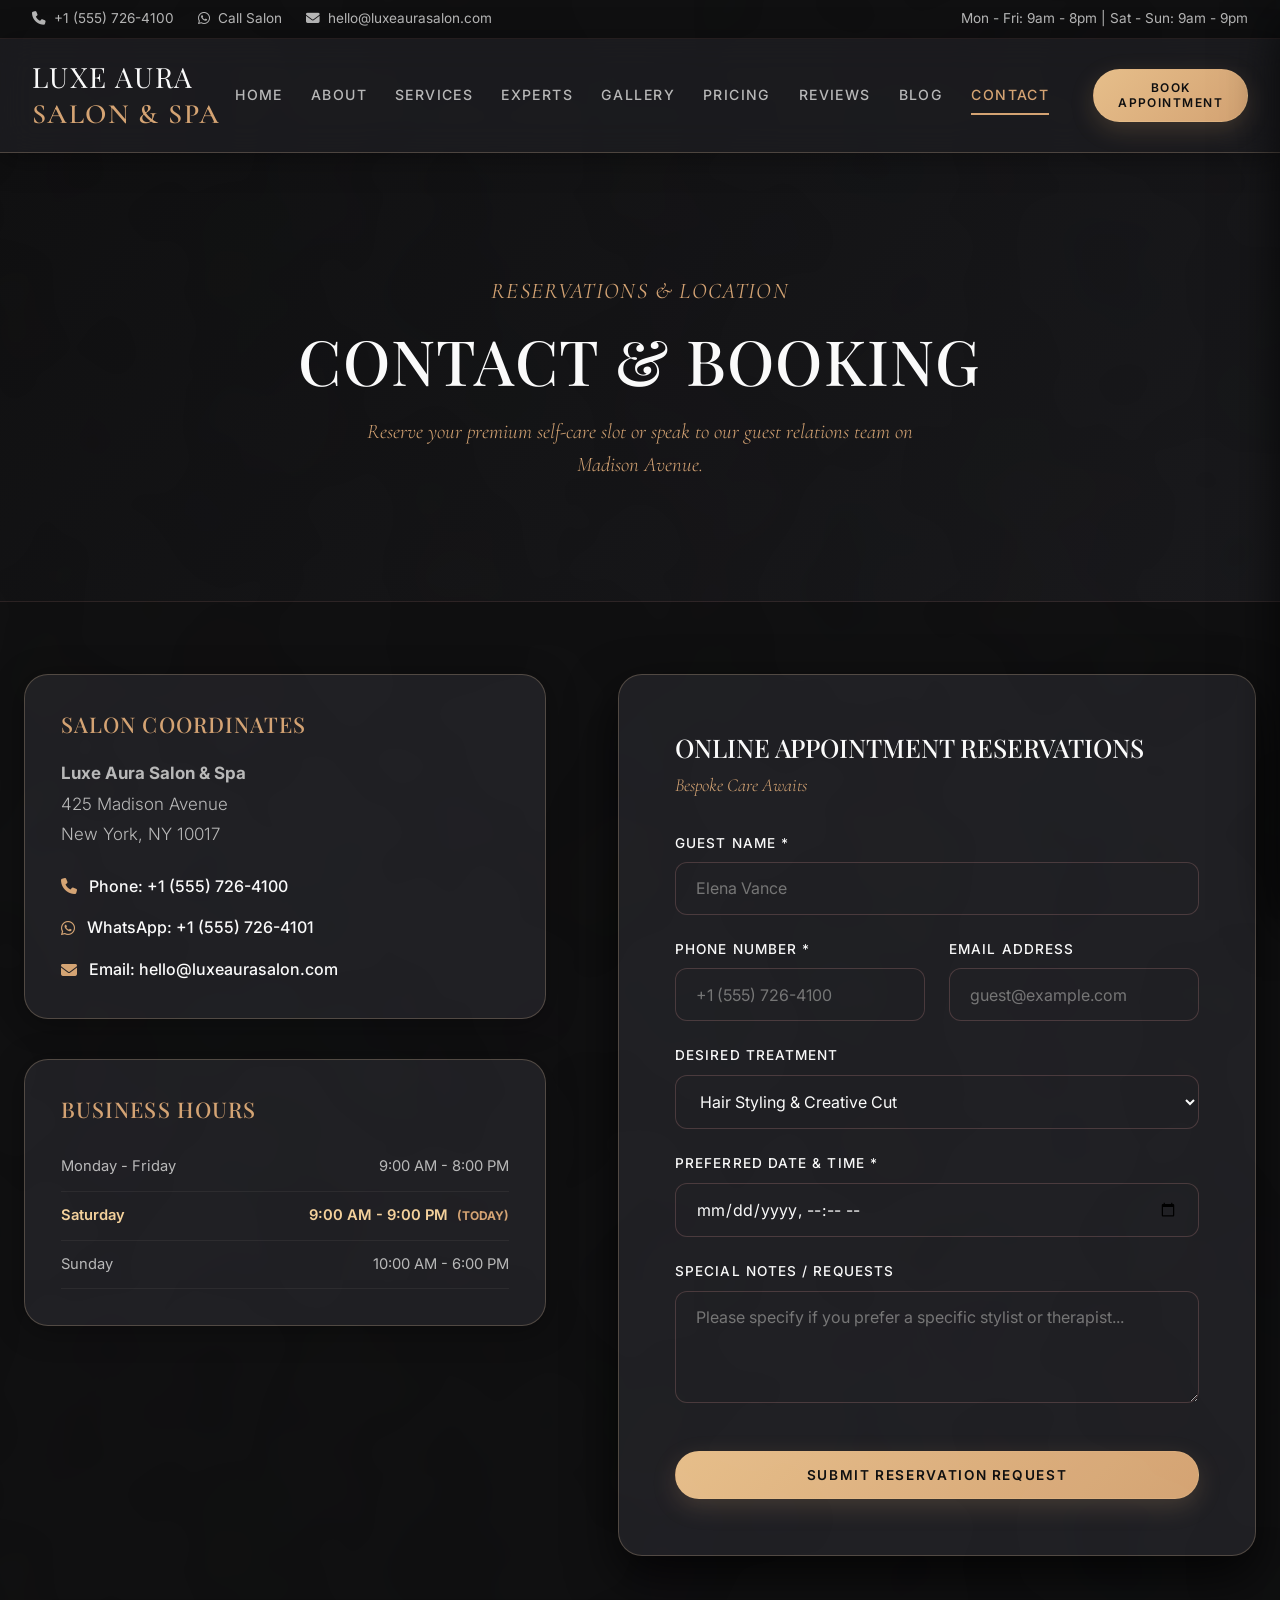
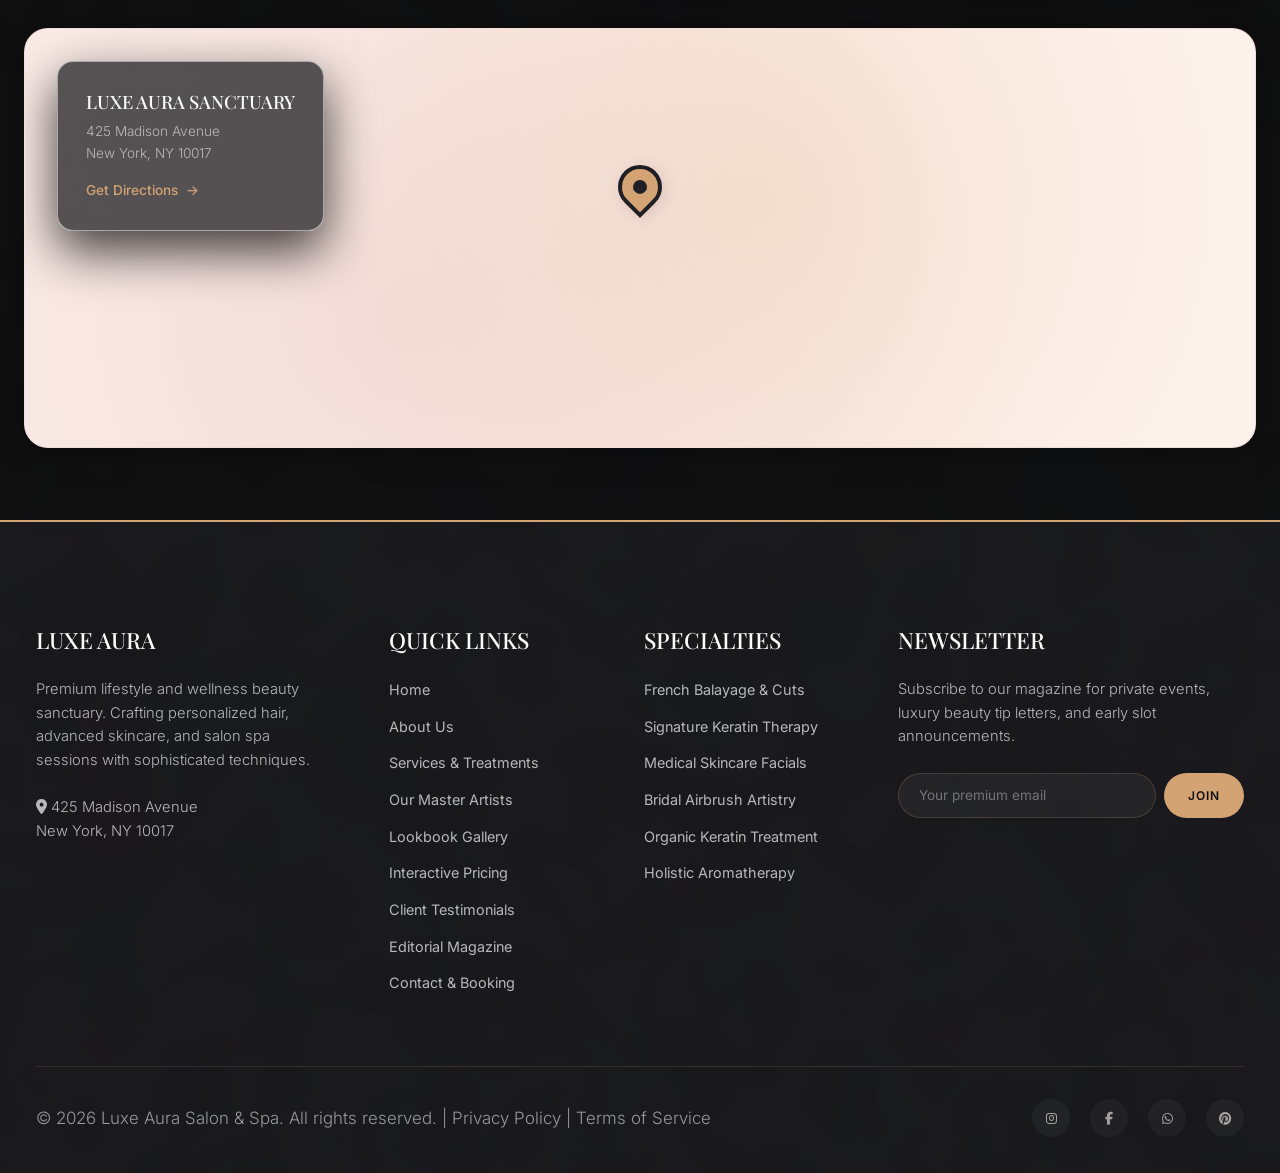
<file: contact.html>
<!DOCTYPE html>
<html lang="en">
<head>
  <meta charset="UTF-8">
  <meta name="viewport" content="width=device-width, initial-scale=1.0">
  <title>Contact & Reservations | Luxe Aura Salon & Spa</title>
  <meta name="description" content="Book your premium beauty experience. Located at 425 Madison Avenue, New York. Call, WhatsApp, or reserve your session online with our master artists.">
  
  <link rel="stylesheet" href="https://cdnjs.cloudflare.com/ajax/libs/font-awesome/6.4.0/css/all.min.css">
  <link rel="stylesheet" href="style.css">
</head>
<body class="marble-texture">

  <!-- 1. Top Bar -->
  <div class="top-bar">
    <div class="top-bar-info">
      <a href="tel:+15557264100"><i class="fa-solid fa-phone"></i> +1 (555) 726-4100</a>
      <a href="tel:+15557264100" target="_blank"><i class="fa-brands fa-whatsapp"></i> Call Salon</a>
      <a href="mailto:hello@luxeaurasalon.com"><i class="fa-solid fa-envelope"></i> hello@luxeaurasalon.com</a>
    </div>
    <div>
      <span>Mon - Fri: 9am - 8pm | Sat - Sun: 9am - 9pm</span>
    </div>
  </div>

  <!-- 2. Header -->
  <header class="main-header">
    <div class="logo-area">
      <a href="index.html">
        <h1>LUXE AURA <span>Salon & Spa</span></h1>
      </a>
    </div>
    <nav class="desktop-nav">
      <a href="index.html">Home</a>
      <a href="about.html">About</a>
      <a href="services.html">Services</a>
      <a href="experts.html">Experts</a>
      <a href="gallery.html">Gallery</a>
      <a href="pricing.html">Pricing</a>
      <a href="reviews.html">Reviews</a>
      <a href="blog.html">Blog</a>
      <a href="contact.html" class="active">Contact</a>
      <button class="btn btn-primary btn-book" style="padding: 0.65rem 1.5rem; font-size: 0.75rem; margin-left: 1rem;">Book Appointment</button>
    </nav>
    <div class="menu-toggle">
      <span></span>
      <span></span>
      <span></span>
    </div>
  </header>

  <!-- 3. Mobile Navigation -->
  <div class="mobile-drawer">
    <nav class="mobile-drawer-nav">
      <a href="index.html">Home</a>
      <a href="about.html">About</a>
      <a href="services.html">Services</a>
      <a href="experts.html">Experts</a>
      <a href="gallery.html">Gallery</a>
      <a href="pricing.html">Pricing</a>
      <a href="reviews.html">Reviews</a>
      <a href="blog.html">Blog</a>
      <a href="contact.html" class="active">Contact</a>
    </nav>
    <button class="btn btn-primary btn-book" style="width: 80%; max-width: 300px;">Book Appointment</button>
  </div>

  <!-- 4. Subpage Hero -->
  <section class="subpage-hero">
    <div class="section-container">
      <span class="section-subtitle">Reservations & Location</span>
      <h1>CONTACT & BOOKING</h1>
      <p>Reserve your premium self-care slot or speak to our guest relations team on Madison Avenue.</p>
    </div>
  </section>

  <!-- 5. Split Contact Layout -->
  <section class="section-padding">
    <div class="section-container">
      <div class="contact-layout">
        
        <!-- Left Side: Coordinates & Hours -->
        <div class="contact-details scroll-reveal">
          <div class="contact-detail-card">
            <h3>SALON COORDINATES</h3>
            <p style="margin-bottom: 1.5rem; line-height: 1.8;">
              <strong>Luxe Aura Salon & Spa</strong><br>
              425 Madison Avenue<br>
              New York, NY 10017
            </p>
            
            <div style="display: flex; flex-direction: column; gap: 1rem;">
              <a href="tel:+15557264100" style="display: flex; align-items: center; gap: 0.75rem; font-weight: 500;"><i class="fa-solid fa-phone" style="color: var(--accent-primary);"></i> Phone: +1 (555) 726-4100</a>
              <a href="tel:+15557264100" target="_blank" style="display: flex; align-items: center; gap: 0.75rem; font-weight: 500;"><i class="fa-brands fa-whatsapp" style="color: var(--accent-primary);"></i> WhatsApp: +1 (555) 726-4101</a>
              <a href="mailto:hello@luxeaurasalon.com" style="display: flex; align-items: center; gap: 0.75rem; font-weight: 500;"><i class="fa-solid fa-envelope" style="color: var(--accent-primary);"></i> Email: hello@luxeaurasalon.com</a>
            </div>
          </div>

          <div class="contact-detail-card">
            <h3>BUSINESS HOURS</h3>
            <div style="display: flex; flex-direction: column;">
              <div class="contact-detail-row">
                <span>Monday - Friday</span>
                <span>9:00 AM - 8:00 PM</span>
              </div>
              <div class="contact-detail-row">
                <span>Saturday</span>
                <span>9:00 AM - 9:00 PM</span>
              </div>
              <div class="contact-detail-row">
                <span>Sunday</span>
                <span>10:00 AM - 6:00 PM</span>
              </div>
            </div>
          </div>
        </div>

        <!-- Right Side: Scheduler Form -->
        <div class="contact-form-wrapper scroll-reveal-slow">
          <h3 style="font-family: var(--font-heading); font-size: 1.6rem; margin-bottom: 0.5rem;">ONLINE APPOINTMENT RESERVATIONS</h3>
          <p style="font-family: var(--font-accent); font-style: italic; color: var(--accent-primary); font-size: 1.15rem; margin-bottom: 2rem;">Bespoke Care Awaits</p>
          
          <form id="contact-appointment-form" onsubmit="event.preventDefault(); this.style.display='none'; const successBox=document.getElementById('contact-success-msg'); successBox.style.display='block';">
            <div class="form-group">
              <label class="form-label" for="contact-name">Guest Name *</label>
              <input type="text" id="contact-name" class="form-input" placeholder="Elena Vance" required>
            </div>
            
            <div class="form-group" style="display: grid; grid-template-columns: 1fr 1fr; gap: 1.5rem;">
              <div>
                <label class="form-label" for="contact-phone">Phone Number *</label>
                <input type="tel" id="contact-phone" class="form-input" placeholder="+1 (555) 726-4100" required>
              </div>
              <div>
                <label class="form-label" for="contact-email">Email Address</label>
                <input type="email" id="contact-email" class="form-input" placeholder="guest@example.com">
              </div>
            </div>

            <div class="form-group">
              <label class="form-label" for="contact-service">Desired Treatment</label>
              <select id="contact-service" class="form-input" style="appearance: auto; background-color: var(--surface);">
                <option value="Hair Styling & Cut">Hair Styling & Creative Cut</option>
                <option value="Signature French Balayage">Signature French Balayage</option>
                <option value="Organic Keratin Treatment">Organic Keratin Treatment</option>
                <option value="Advanced Salon Facial">Advanced Salon Facial</option>
                <option value="Bridal Makeup Consultation">Bridal Makeup Consultation</option>
                <option value="Spa & Wellness Session">Spa & Wellness Session</option>
                <option value="Nail Art & Manicure">Premium Nail Art & Manicure</option>
              </select>
            </div>

            <div class="form-group">
              <label class="form-label" for="contact-date">Preferred Date & Time *</label>
              <input type="datetime-local" id="contact-date" class="form-input" required>
            </div>

            <div class="form-group">
              <label class="form-label" for="contact-message">Special Notes / Requests</label>
              <textarea id="contact-message" class="form-input" rows="4" placeholder="Please specify if you prefer a specific stylist or therapist..."></textarea>
            </div>

            <button type="submit" class="btn btn-primary" style="width: 100%; margin-top: 1rem;">Submit Reservation Request</button>
          </form>

          <!-- Custom Success Message Box -->
          <div id="contact-success-msg" style="display: none; text-align: center; padding: 3rem 1.5rem;">
            <div class="badge-icon" style="margin: 0 auto 1.5rem; width: 60px; height: 60px; font-size: 1.8rem; background: var(--soft-highlight); color: var(--luxury-gold);">✓</div>
            <h3 style="font-family: var(--font-heading); font-size: 1.8rem; margin-bottom: 1rem;">RESERVATION REQUEST SUBMITTED</h3>
            <p style="font-family: var(--font-accent); font-style: italic; font-size: 1.2rem; color: var(--accent-primary); margin-bottom: 1.5rem;">Your slot is provisionally locked</p>
            <p style="font-size: 0.95rem; color: var(--text-secondary); max-width: 440px; margin-inline: auto; line-height: 1.6;">
              Thank you. A Luxe Aura guest relations associate will contact you on your provided phone number within the next 30 minutes to finalize and secure your luxurious self-care session.
            </p>
            <button class="btn btn-primary" style="margin-top: 2rem;" onclick="location.reload();">Book Another Session</button>
          </div>
        </div>

      </div>

      <!-- Google Map Canvas Mockup -->
      <div class="contact-map-mockup scroll-zoom">
        <div class="map-overlay-card">
          <h4>LUXE AURA SANCTUARY</h4>
          <p>425 Madison Avenue<br>New York, NY 10017</p>
          <a href="https://maps.google.com" target="_blank" class="link-grow" style="font-size: 0.85rem;">Get Directions</a>
        </div>
        <div class="map-canvas-mock">
          <div class="map-pin"></div>
        </div>
      </div>

    </div>
  </section>

  <!-- 6. Footer -->
  <footer class="luxury-footer">
    <div class="footer-grid">
      <div class="footer-col">
        <h3>LUXE AURA</h3>
        <p>Premium lifestyle and wellness beauty sanctuary. Crafting personalized hair, advanced skincare, and salon spa sessions with sophisticated techniques.</p>
        <div style="font-size: 0.9rem; color: rgba(255,255,255,0.45);">
          <p><i class="fa-solid fa-location-dot"></i> 425 Madison Avenue<br>New York, NY 10017</p>
        </div>
      </div>
      <div class="footer-col">
        <h3>QUICK LINKS</h3>
        <div class="footer-links">
          <a href="index.html">Home</a>
          <a href="about.html">About Us</a>
          <a href="services.html">Services & Treatments</a>
          <a href="experts.html">Our Master Artists</a>
          <a href="gallery.html">Lookbook Gallery</a>
          <a href="pricing.html">Interactive Pricing</a>
          <a href="reviews.html">Client Testimonials</a>
          <a href="blog.html">Editorial Magazine</a>
          <a href="contact.html">Contact & Booking</a>
        </div>
      </div>
      <div class="footer-col">
        <h3>SPECIALTIES</h3>
        <div class="footer-links">
          <a href="hair-studio.html">French Balayage & Cuts</a>
          <a href="hair-studio.html">Signature Keratin Therapy</a>
          <a href="beauty-treatments.html">Medical Skincare Facials</a>
          <a href="beauty-treatments.html">Bridal Airbrush Artistry</a>
          <a href="spa-wellness.html">Organic Keratin Treatment</a>
          <a href="spa-wellness.html">Holistic Aromatherapy</a>
        </div>
      </div>
      <div class="footer-col">
        <h3>NEWSLETTER</h3>
        <p>Subscribe to our magazine for private events, luxury beauty tip letters, and early slot announcements.</p>
        <form class="footer-newsletter-form" onsubmit="event.preventDefault(); alert('Welcome to the Luxe Aura Inner Circle.'); this.reset();">
          <input type="email" class="footer-newsletter-input" placeholder="Your premium email" required>
          <button type="submit" class="footer-newsletter-btn">Join</button>
        </form>
      </div>
    </div>
    
    <div class="footer-bottom">
      <div>
        <p>&copy; 2026 Luxe Aura Salon & Spa. All rights reserved. | <a href="privacy.html" style="color: inherit;">Privacy Policy</a> | <a href="terms.html" style="color: inherit;">Terms of Service</a></p>
      </div>
      <div class="footer-socials">
        <a href="https://instagram.com" target="_blank"><i class="fa-brands fa-instagram"></i></a>
        <a href="https://facebook.com" target="_blank"><i class="fa-brands fa-facebook-f"></i></a>
        <a href="https://whatsapp.com" target="_blank"><i class="fa-brands fa-whatsapp"></i></a>
        <a href="https://pinterest.com" target="_blank"><i class="fa-brands fa-pinterest"></i></a>
      </div>
    </div>
  </footer>

  <!-- Sticky Mobile Bottom CTA -->
  <div class="sticky-mobile-cta">
    <a href="tel:+15557264100">
      <i class="fa-solid fa-phone"></i>
      <span>Call Salon</span>
    </a>
    <a href="tel:+15557264100" target="_blank">
      <i class="fa-brands fa-whatsapp"></i>
      <span>WhatsApp</span>
    </a>
    <a href="#" class="btn-cta btn-book">
      <span>Book Appointment</span>
    </a>
  </div>

  <!-- Booking Scheduler Modal -->
  <div class="modal-overlay" id="booking-modal">
    <div class="modal-content">
      <div class="modal-close">&times;</div>
      <h2 style="font-family: var(--font-heading); font-size: 1.8rem; margin-bottom: 0.5rem; text-align: center;">RESERVE AN EXPERIENCE</h2>
      <p style="font-family: var(--font-accent); font-style: italic; font-size: 1.15rem; color: var(--accent-primary); text-align: center; margin-bottom: 2rem;">Bespoke Luxury Self-Care Sessions</p>
      
      <form id="appointment-form">
        <div class="form-group">
          <label class="form-label" for="modal-name">Guest Name *</label>
          <input type="text" id="modal-name" class="form-input" placeholder="Elena Vance" required>
        </div>
        <div class="form-group">
          <label class="form-label" for="modal-phone">Phone Number *</label>
          <input type="tel" id="modal-phone" class="form-input" placeholder="+1 (555) 726-4100" required>
        </div>
        <div class="form-group">
          <label class="form-label" for="modal-email">Email Address</label>
          <input type="email" id="modal-email" class="form-input" placeholder="guest@example.com">
        </div>
        <div class="form-group">
          <label class="form-label" for="modal-service">Desired Treatment</label>
          <select id="modal-service" class="form-input" style="appearance: auto; background-color: var(--surface);">
            <option value="Hair Styling & Cut">Hair Styling & Creative Cut</option>
            <option value="Signature French Balayage">Signature French Balayage</option>
            <option value="Organic Keratin Treatment">Organic Keratin Treatment</option>
            <option value="Advanced Salon Facial">Advanced Salon Facial</option>
            <option value="Bridal Makeup Consultation">Bridal Makeup Consultation</option>
            <option value="Spa & Wellness Session">Spa & Wellness Session</option>
            <option value="Nail Art & Manicure">Premium Nail Art & Manicure</option>
          </select>
        </div>
        <div class="form-group">
          <label class="form-label" for="modal-date">Preferred Date & Time *</label>
          <input type="datetime-local" id="modal-date" class="form-input" required>
        </div>
        <div class="form-group">
          <label class="form-label" for="modal-message">Special Notes / Concierge Requests</label>
          <textarea id="modal-message" class="form-input" rows="3" placeholder="Please specify if you prefer a specific stylist or have allergies..."></textarea>
        </div>
        <button type="submit" class="btn btn-primary" style="width: 100%; margin-top: 1.5rem;">Submit Reservation Request</button>
      </form>
    </div>
  </div>

  <script src="main.js"></script>
</body>
</html>
</file>
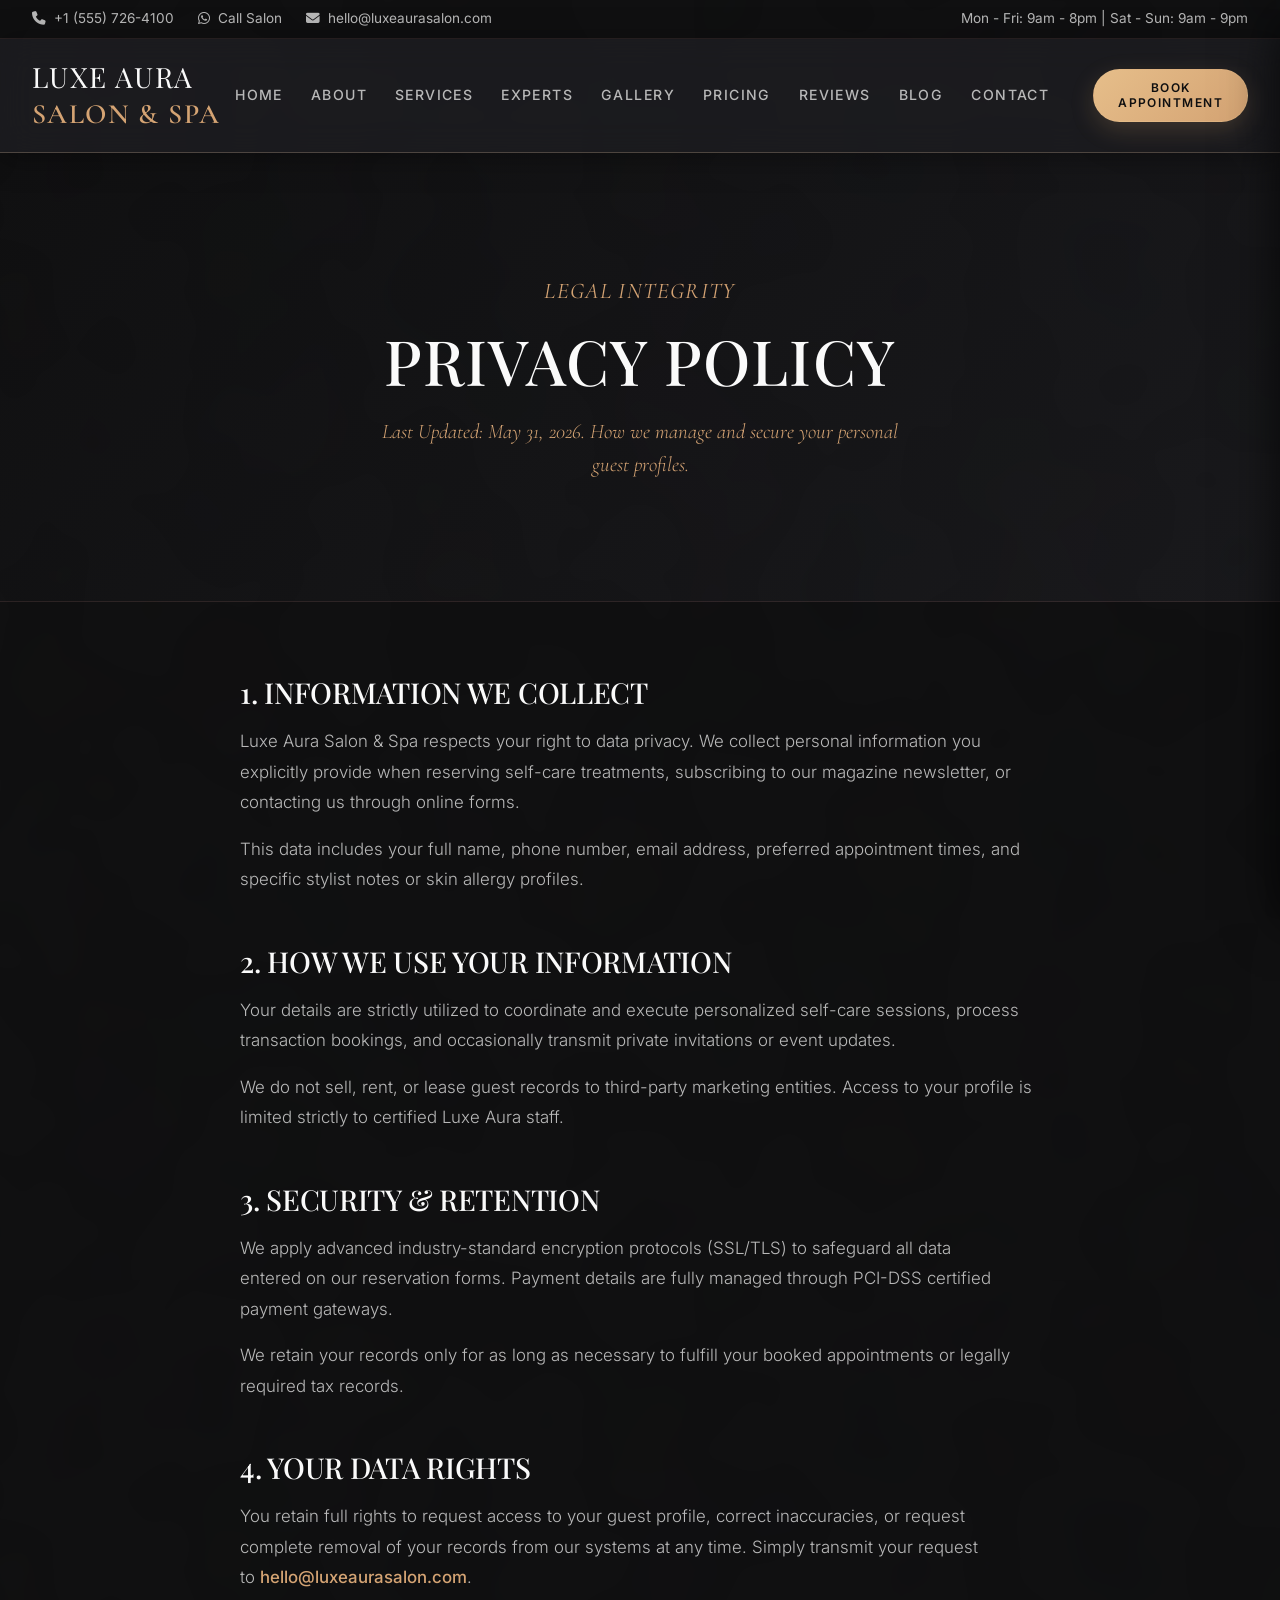
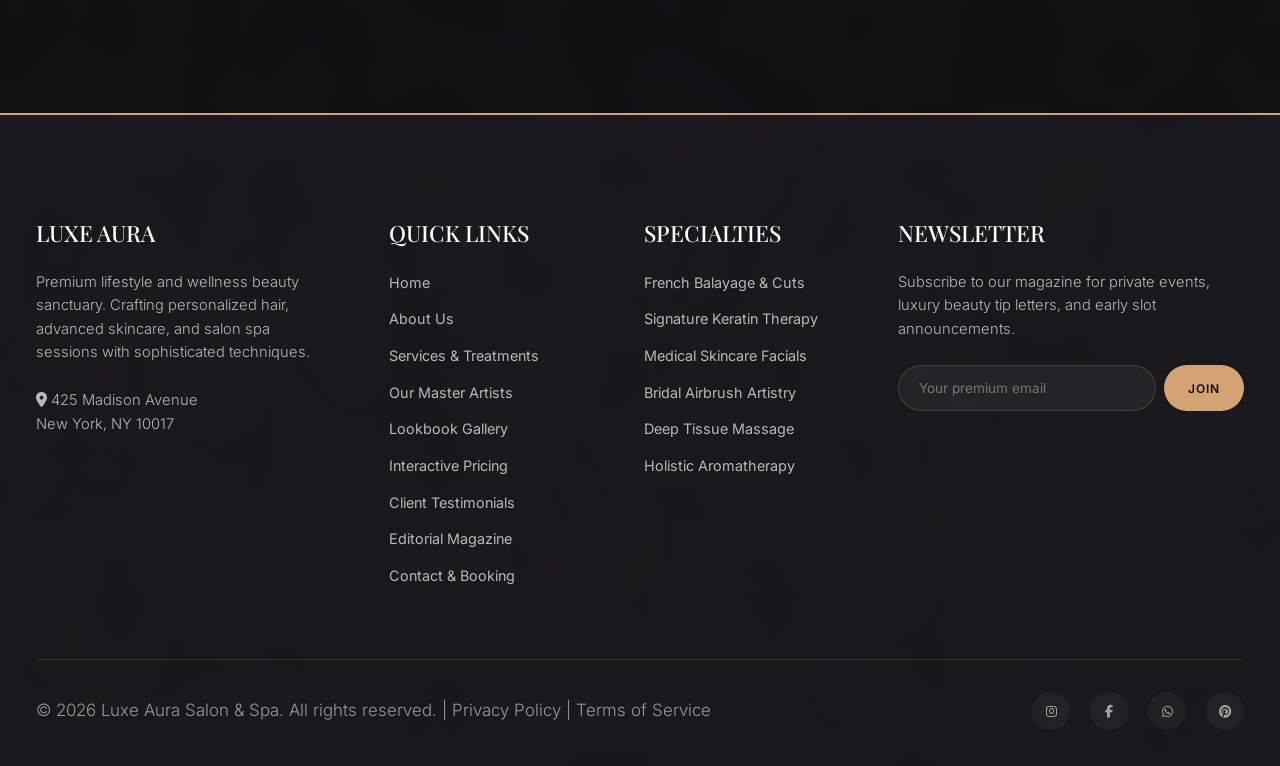
<file: privacy.html>
<!DOCTYPE html>
<html lang="en">
<head>
  <meta charset="UTF-8">
  <meta name="viewport" content="width=device-width, initial-scale=1.0">
  <title>Privacy Policy | Luxe Aura Salon & Spa</title>
  <meta name="description" content="Read our privacy policy. Understand how Luxe Aura Salon & Spa securely collects, protects, and manages your personal guest data in New York.">
  
  <link rel="stylesheet" href="https://cdnjs.cloudflare.com/ajax/libs/font-awesome/6.4.0/css/all.min.css">
  <link rel="stylesheet" href="style.css">
</head>
<body class="marble-texture">

  <!-- 1. Top Bar -->
  <div class="top-bar">
    <div class="top-bar-info">
      <a href="tel:+15557264100"><i class="fa-solid fa-phone"></i> +1 (555) 726-4100</a>
      <a href="tel:+15557264100" target="_blank"><i class="fa-brands fa-whatsapp"></i> Call Salon</a>
      <a href="mailto:hello@luxeaurasalon.com"><i class="fa-solid fa-envelope"></i> hello@luxeaurasalon.com</a>
    </div>
    <div>
      <span>Mon - Fri: 9am - 8pm | Sat - Sun: 9am - 9pm</span>
    </div>
  </div>

  <!-- 2. Header -->
  <header class="main-header">
    <div class="logo-area">
      <a href="index.html">
        <h1>LUXE AURA <span>Salon & Spa</span></h1>
      </a>
    </div>
    <nav class="desktop-nav">
      <a href="index.html">Home</a>
      <a href="about.html">About</a>
      <a href="services.html">Services</a>
      <a href="experts.html">Experts</a>
      <a href="gallery.html">Gallery</a>
      <a href="pricing.html">Pricing</a>
      <a href="reviews.html">Reviews</a>
      <a href="blog.html">Blog</a>
      <a href="contact.html">Contact</a>
      <button class="btn btn-primary btn-book" style="padding: 0.65rem 1.5rem; font-size: 0.75rem; margin-left: 1rem;">Book Appointment</button>
    </nav>
    <div class="menu-toggle">
      <span></span>
      <span></span>
      <span></span>
    </div>
  </header>

  <!-- 3. Mobile Navigation -->
  <div class="mobile-drawer">
    <nav class="mobile-drawer-nav">
      <a href="index.html">Home</a>
      <a href="about.html">About</a>
      <a href="services.html">Services</a>
      <a href="experts.html">Experts</a>
      <a href="gallery.html">Gallery</a>
      <a href="pricing.html">Pricing</a>
      <a href="reviews.html">Reviews</a>
      <a href="blog.html">Blog</a>
      <a href="contact.html">Contact</a>
    </nav>
    <button class="btn btn-primary btn-book" style="width: 80%; max-width: 300px;">Book Appointment</button>
  </div>

  <!-- 4. Subpage Hero -->
  <section class="subpage-hero">
    <div class="section-container">
      <span class="section-subtitle">Legal Integrity</span>
      <h1>PRIVACY POLICY</h1>
      <p>Last Updated: May 31, 2026. How we manage and secure your personal guest profiles.</p>
    </div>
  </section>

  <!-- 5. Editorial Legal Text -->
  <section class="section-padding">
    <div class="section-container" style="max-width: 800px; line-height: 1.8;">
      
      <div class="scroll-reveal" style="margin-bottom: 3rem;">
        <h2 style="font-family: var(--font-heading); font-size: 1.8rem; margin-bottom: 1rem;">1. INFORMATION WE COLLECT</h2>
        <p style="margin-bottom: 1rem;">
          Luxe Aura Salon & Spa respects your right to data privacy. We collect personal information you explicitly provide when reserving self-care treatments, subscribing to our magazine newsletter, or contacting us through online forms.
        </p>
        <p>
          This data includes your full name, phone number, email address, preferred appointment times, and specific stylist notes or skin allergy profiles.
        </p>
      </div>

      <div class="scroll-reveal" style="margin-bottom: 3rem;">
        <h2 style="font-family: var(--font-heading); font-size: 1.8rem; margin-bottom: 1rem;">2. HOW WE USE YOUR INFORMATION</h2>
        <p style="margin-bottom: 1rem;">
          Your details are strictly utilized to coordinate and execute personalized self-care sessions, process transaction bookings, and occasionally transmit private invitations or event updates.
        </p>
        <p>
          We do not sell, rent, or lease guest records to third-party marketing entities. Access to your profile is limited strictly to certified Luxe Aura staff.
        </p>
      </div>

      <div class="scroll-reveal" style="margin-bottom: 3rem;">
        <h2 style="font-family: var(--font-heading); font-size: 1.8rem; margin-bottom: 1rem;">3. SECURITY & RETENTION</h2>
        <p style="margin-bottom: 1rem;">
          We apply advanced industry-standard encryption protocols (SSL/TLS) to safeguard all data entered on our reservation forms. Payment details are fully managed through PCI-DSS certified payment gateways.
        </p>
        <p>
          We retain your records only for as long as necessary to fulfill your booked appointments or legally required tax records.
        </p>
      </div>

      <div class="scroll-reveal" style="margin-bottom: 3rem;">
        <h2 style="font-family: var(--font-heading); font-size: 1.8rem; margin-bottom: 1rem;">4. YOUR DATA RIGHTS</h2>
        <p>
          You retain full rights to request access to your guest profile, correct inaccuracies, or request complete removal of your records from our systems at any time. Simply transmit your request to <a href="mailto:hello@luxeaurasalon.com" style="color: var(--accent-primary); font-weight: 500;">hello@luxeaurasalon.com</a>.
        </p>
      </div>

    </div>
  </section>

  <!-- 6. Footer -->
  <footer class="luxury-footer">
    <div class="footer-grid">
      <div class="footer-col">
        <h3>LUXE AURA</h3>
        <p>Premium lifestyle and wellness beauty sanctuary. Crafting personalized hair, advanced skincare, and salon spa sessions with sophisticated techniques.</p>
        <div style="font-size: 0.9rem; color: rgba(255,255,255,0.45);">
          <p><i class="fa-solid fa-location-dot"></i> 425 Madison Avenue<br>New York, NY 10017</p>
        </div>
      </div>
      <div class="footer-col">
        <h3>QUICK LINKS</h3>
        <div class="footer-links">
          <a href="index.html">Home</a>
          <a href="about.html">About Us</a>
          <a href="services.html">Services & Treatments</a>
          <a href="experts.html">Our Master Artists</a>
          <a href="gallery.html">Lookbook Gallery</a>
          <a href="pricing.html">Interactive Pricing</a>
          <a href="reviews.html">Client Testimonials</a>
          <a href="blog.html">Editorial Magazine</a>
          <a href="contact.html">Contact & Booking</a>
        </div>
      </div>
      <div class="footer-col">
        <h3>SPECIALTIES</h3>
        <div class="footer-links">
          <a href="hair-studio.html">French Balayage & Cuts</a>
          <a href="hair-studio.html">Signature Keratin Therapy</a>
          <a href="beauty-treatments.html">Medical Skincare Facials</a>
          <a href="beauty-treatments.html">Bridal Airbrush Artistry</a>
          <a href="spa-wellness.html">Deep Tissue Massage</a>
          <a href="spa-wellness.html">Holistic Aromatherapy</a>
        </div>
      </div>
      <div class="footer-col">
        <h3>NEWSLETTER</h3>
        <p>Subscribe to our magazine for private events, luxury beauty tip letters, and early slot announcements.</p>
        <form class="footer-newsletter-form" onsubmit="event.preventDefault(); alert('Welcome to the Luxe Aura Inner Circle.'); this.reset();">
          <input type="email" class="footer-newsletter-input" placeholder="Your premium email" required>
          <button type="submit" class="footer-newsletter-btn">Join</button>
        </form>
      </div>
    </div>
    
    <div class="footer-bottom">
      <div>
        <p>&copy; 2026 Luxe Aura Salon & Spa. All rights reserved. | <a href="privacy.html" style="color: inherit;">Privacy Policy</a> | <a href="terms.html" style="color: inherit;">Terms of Service</a></p>
      </div>
      <div class="footer-socials">
        <a href="https://instagram.com" target="_blank"><i class="fa-brands fa-instagram"></i></a>
        <a href="https://facebook.com" target="_blank"><i class="fa-brands fa-facebook-f"></i></a>
        <a href="https://whatsapp.com" target="_blank"><i class="fa-brands fa-whatsapp"></i></a>
        <a href="https://pinterest.com" target="_blank"><i class="fa-brands fa-pinterest"></i></a>
      </div>
    </div>
  </footer>

  <!-- Sticky Mobile Bottom CTA -->
  <div class="sticky-mobile-cta">
    <a href="tel:+15557264100">
      <i class="fa-solid fa-phone"></i>
      <span>Call Salon</span>
    </a>
    <a href="tel:+15557264100" target="_blank">
      <i class="fa-brands fa-whatsapp"></i>
      <span>WhatsApp</span>
    </a>
    <a href="#" class="btn-cta btn-book">
      <span>Book Appointment</span>
    </a>
  </div>

  <!-- Booking Scheduler Modal -->
  <div class="modal-overlay" id="booking-modal">
    <div class="modal-content">
      <div class="modal-close">&times;</div>
      <h2 style="font-family: var(--font-heading); font-size: 1.8rem; margin-bottom: 0.5rem; text-align: center;">RESERVE AN EXPERIENCE</h2>
      <p style="font-family: var(--font-accent); font-style: italic; font-size: 1.15rem; color: var(--accent-primary); text-align: center; margin-bottom: 2rem;">Bespoke Luxury Self-Care Sessions</p>
      
      <form id="appointment-form">
        <div class="form-group">
          <label class="form-label" for="modal-name">Guest Name *</label>
          <input type="text" id="modal-name" class="form-input" placeholder="Elena Vance" required>
        </div>
        <div class="form-group">
          <label class="form-label" for="modal-phone">Phone Number *</label>
          <input type="tel" id="modal-phone" class="form-input" placeholder="+1 (555) 726-4100" required>
        </div>
        <div class="form-group">
          <label class="form-label" for="modal-email">Email Address</label>
          <input type="email" id="modal-email" class="form-input" placeholder="guest@example.com">
        </div>
        <div class="form-group">
          <label class="form-label" for="modal-service">Desired Treatment</label>
          <select id="modal-service" class="form-input" style="appearance: auto; background-color: var(--surface);">
            <option value="Hair Styling & Cut">Hair Styling & Creative Cut</option>
            <option value="Signature French Balayage">Signature French Balayage</option>
            <option value="Organic Keratin Treatment">Organic Keratin Treatment</option>
            <option value="Advanced Salon Facial">Advanced Salon Facial</option>
            <option value="Bridal Makeup Consultation">Bridal Makeup Consultation</option>
            <option value="Spa & Wellness Session">Spa & Wellness Session</option>
            <option value="Nail Art & Manicure">Premium Nail Art & Manicure</option>
          </select>
        </div>
        <div class="form-group">
          <label class="form-label" for="modal-date">Preferred Date & Time *</label>
          <input type="datetime-local" id="modal-date" class="form-input" required>
        </div>
        <div class="form-group">
          <label class="form-label" for="modal-message">Special Notes / Concierge Requests</label>
          <textarea id="modal-message" class="form-input" rows="3" placeholder="Please specify if you prefer a specific stylist or have allergies..."></textarea>
        </div>
        <button type="submit" class="btn btn-primary" style="width: 100%; margin-top: 1.5rem;">Submit Reservation Request</button>
      </form>
    </div>
  </div>

  <script src="main.js"></script>
</body>
</html>
</file>
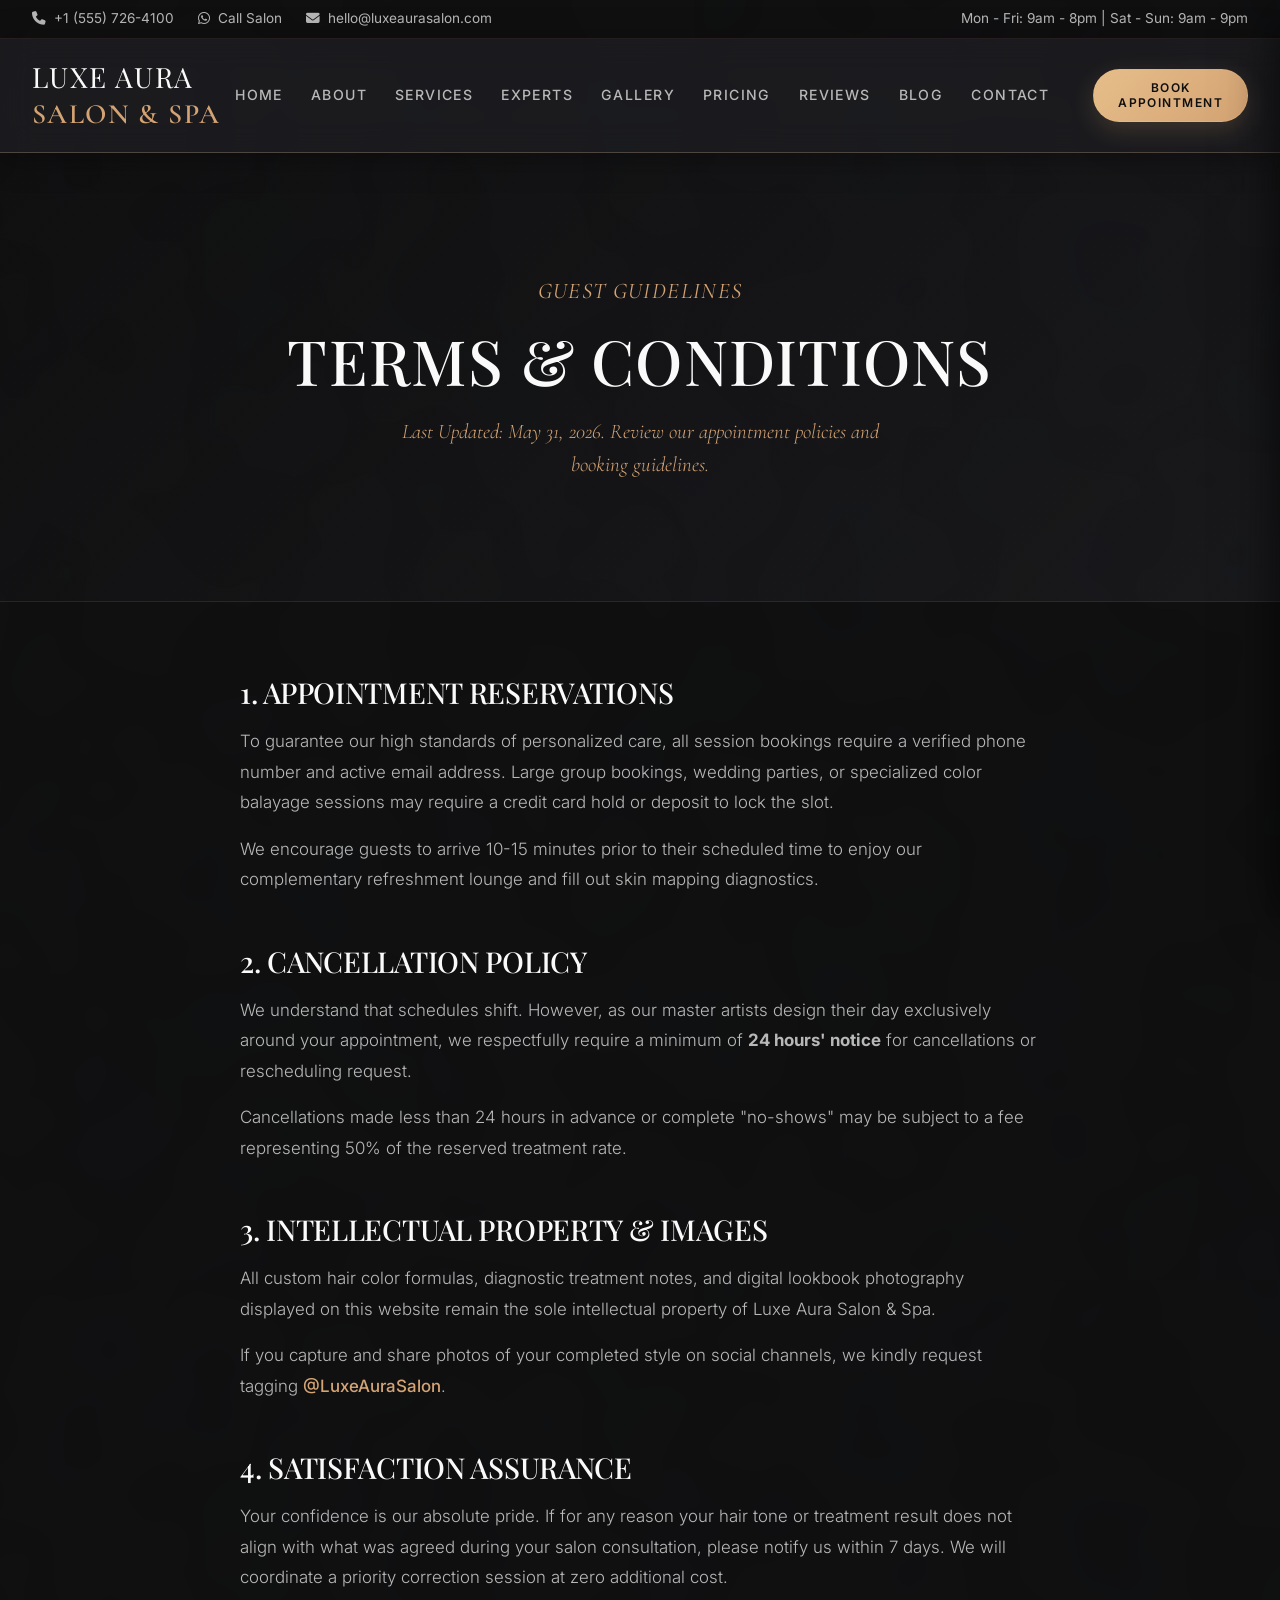
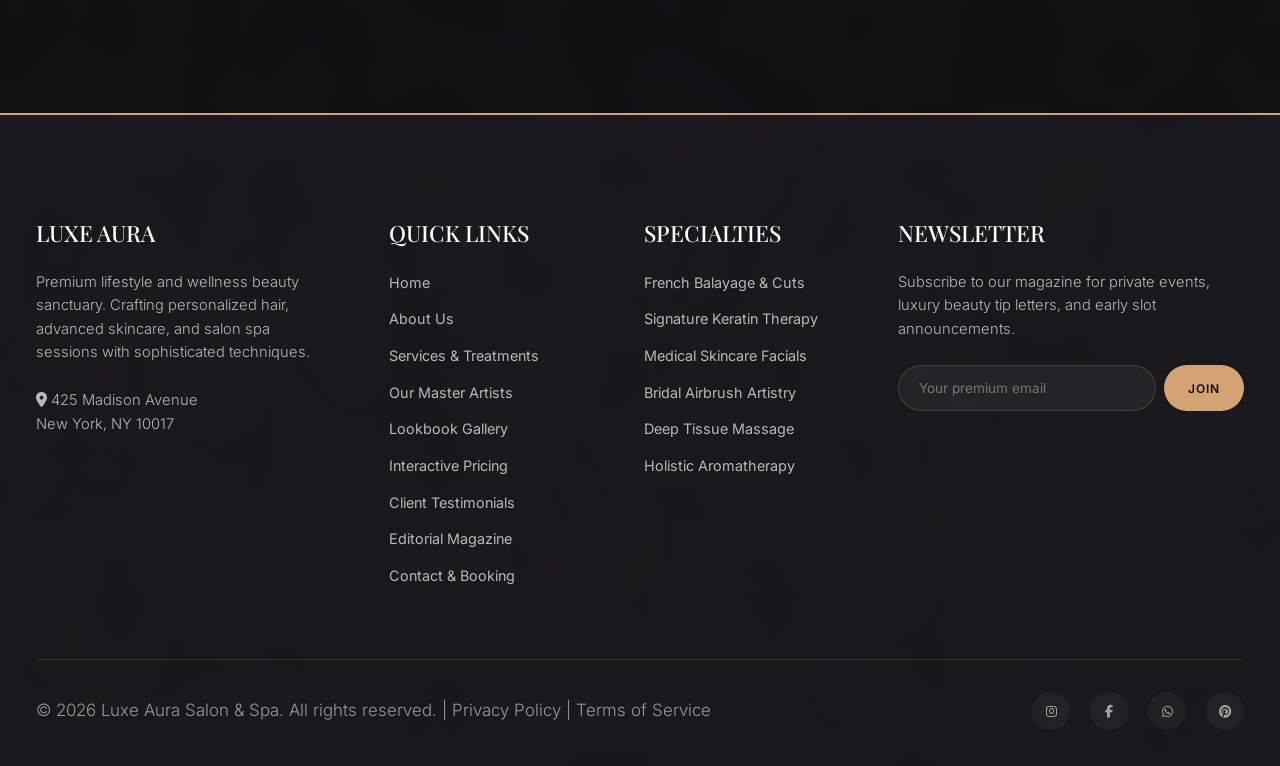
<file: terms.html>
<!DOCTYPE html>
<html lang="en">
<head>
  <meta charset="UTF-8">
  <meta name="viewport" content="width=device-width, initial-scale=1.0">
  <title>Terms & Conditions | Luxe Aura Salon & Spa</title>
  <meta name="description" content="Review the Terms & Conditions for Luxe Aura Salon & Spa. Understand our cancellation policies, booking terms, and luxury service guidelines in New York.">
  
  <link rel="stylesheet" href="https://cdnjs.cloudflare.com/ajax/libs/font-awesome/6.4.0/css/all.min.css">
  <link rel="stylesheet" href="style.css">
</head>
<body class="marble-texture">

  <!-- 1. Top Bar -->
  <div class="top-bar">
    <div class="top-bar-info">
      <a href="tel:+15557264100"><i class="fa-solid fa-phone"></i> +1 (555) 726-4100</a>
      <a href="tel:+15557264100" target="_blank"><i class="fa-brands fa-whatsapp"></i> Call Salon</a>
      <a href="mailto:hello@luxeaurasalon.com"><i class="fa-solid fa-envelope"></i> hello@luxeaurasalon.com</a>
    </div>
    <div>
      <span>Mon - Fri: 9am - 8pm | Sat - Sun: 9am - 9pm</span>
    </div>
  </div>

  <!-- 2. Header -->
  <header class="main-header">
    <div class="logo-area">
      <a href="index.html">
        <h1>LUXE AURA <span>Salon & Spa</span></h1>
      </a>
    </div>
    <nav class="desktop-nav">
      <a href="index.html">Home</a>
      <a href="about.html">About</a>
      <a href="services.html">Services</a>
      <a href="experts.html">Experts</a>
      <a href="gallery.html">Gallery</a>
      <a href="pricing.html">Pricing</a>
      <a href="reviews.html">Reviews</a>
      <a href="blog.html">Blog</a>
      <a href="contact.html">Contact</a>
      <button class="btn btn-primary btn-book" style="padding: 0.65rem 1.5rem; font-size: 0.75rem; margin-left: 1rem;">Book Appointment</button>
    </nav>
    <div class="menu-toggle">
      <span></span>
      <span></span>
      <span></span>
    </div>
  </header>

  <!-- 3. Mobile Navigation -->
  <div class="mobile-drawer">
    <nav class="mobile-drawer-nav">
      <a href="index.html">Home</a>
      <a href="about.html">About</a>
      <a href="services.html">Services</a>
      <a href="experts.html">Experts</a>
      <a href="gallery.html">Gallery</a>
      <a href="pricing.html">Pricing</a>
      <a href="reviews.html">Reviews</a>
      <a href="blog.html">Blog</a>
      <a href="contact.html">Contact</a>
    </nav>
    <button class="btn btn-primary btn-book" style="width: 80%; max-width: 300px;">Book Appointment</button>
  </div>

  <!-- 4. Subpage Hero -->
  <section class="subpage-hero">
    <div class="section-container">
      <span class="section-subtitle">Guest Guidelines</span>
      <h1>TERMS & CONDITIONS</h1>
      <p>Last Updated: May 31, 2026. Review our appointment policies and booking guidelines.</p>
    </div>
  </section>

  <!-- 5. Editorial Legal Text -->
  <section class="section-padding">
    <div class="section-container" style="max-width: 800px; line-height: 1.8;">
      
      <div class="scroll-reveal" style="margin-bottom: 3rem;">
        <h2 style="font-family: var(--font-heading); font-size: 1.8rem; margin-bottom: 1rem;">1. APPOINTMENT RESERVATIONS</h2>
        <p style="margin-bottom: 1rem;">
          To guarantee our high standards of personalized care, all session bookings require a verified phone number and active email address. Large group bookings, wedding parties, or specialized color balayage sessions may require a credit card hold or deposit to lock the slot.
        </p>
        <p>
          We encourage guests to arrive 10-15 minutes prior to their scheduled time to enjoy our complementary refreshment lounge and fill out skin mapping diagnostics.
        </p>
      </div>

      <div class="scroll-reveal" style="margin-bottom: 3rem;">
        <h2 style="font-family: var(--font-heading); font-size: 1.8rem; margin-bottom: 1rem;">2. CANCELLATION POLICY</h2>
        <p style="margin-bottom: 1rem;">
          We understand that schedules shift. However, as our master artists design their day exclusively around your appointment, we respectfully require a minimum of <strong>24 hours' notice</strong> for cancellations or rescheduling request.
        </p>
        <p>
          Cancellations made less than 24 hours in advance or complete "no-shows" may be subject to a fee representing 50% of the reserved treatment rate.
        </p>
      </div>

      <div class="scroll-reveal" style="margin-bottom: 3rem;">
        <h2 style="font-family: var(--font-heading); font-size: 1.8rem; margin-bottom: 1rem;">3. INTELLECTUAL PROPERTY & IMAGES</h2>
        <p style="margin-bottom: 1rem;">
          All custom hair color formulas, diagnostic treatment notes, and digital lookbook photography displayed on this website remain the sole intellectual property of Luxe Aura Salon & Spa.
        </p>
        <p>
          If you capture and share photos of your completed style on social channels, we kindly request tagging <a href="https://instagram.com" target="_blank" style="color: var(--accent-primary); font-weight: 500;">@LuxeAuraSalon</a>.
        </p>
      </div>

      <div class="scroll-reveal" style="margin-bottom: 3rem;">
        <h2 style="font-family: var(--font-heading); font-size: 1.8rem; margin-bottom: 1rem;">4. SATISFACTION ASSURANCE</h2>
        <p style="margin-bottom: 1rem;">
          Your confidence is our absolute pride. If for any reason your hair tone or treatment result does not align with what was agreed during your salon consultation, please notify us within 7 days. We will coordinate a priority correction session at zero additional cost.
        </p>
      </div>

    </div>
  </section>

  <!-- 6. Footer -->
  <footer class="luxury-footer">
    <div class="footer-grid">
      <div class="footer-col">
        <h3>LUXE AURA</h3>
        <p>Premium lifestyle and wellness beauty sanctuary. Crafting personalized hair, advanced skincare, and salon spa sessions with sophisticated techniques.</p>
        <div style="font-size: 0.9rem; color: rgba(255,255,255,0.45);">
          <p><i class="fa-solid fa-location-dot"></i> 425 Madison Avenue<br>New York, NY 10017</p>
        </div>
      </div>
      <div class="footer-col">
        <h3>QUICK LINKS</h3>
        <div class="footer-links">
          <a href="index.html">Home</a>
          <a href="about.html">About Us</a>
          <a href="services.html">Services & Treatments</a>
          <a href="experts.html">Our Master Artists</a>
          <a href="gallery.html">Lookbook Gallery</a>
          <a href="pricing.html">Interactive Pricing</a>
          <a href="reviews.html">Client Testimonials</a>
          <a href="blog.html">Editorial Magazine</a>
          <a href="contact.html">Contact & Booking</a>
        </div>
      </div>
      <div class="footer-col">
        <h3>SPECIALTIES</h3>
        <div class="footer-links">
          <a href="hair-studio.html">French Balayage & Cuts</a>
          <a href="hair-studio.html">Signature Keratin Therapy</a>
          <a href="beauty-treatments.html">Medical Skincare Facials</a>
          <a href="beauty-treatments.html">Bridal Airbrush Artistry</a>
          <a href="spa-wellness.html">Deep Tissue Massage</a>
          <a href="spa-wellness.html">Holistic Aromatherapy</a>
        </div>
      </div>
      <div class="footer-col">
        <h3>NEWSLETTER</h3>
        <p>Subscribe to our magazine for private events, luxury beauty tip letters, and early slot announcements.</p>
        <form class="footer-newsletter-form" onsubmit="event.preventDefault(); alert('Welcome to the Luxe Aura Inner Circle.'); this.reset();">
          <input type="email" class="footer-newsletter-input" placeholder="Your premium email" required>
          <button type="submit" class="footer-newsletter-btn">Join</button>
        </form>
      </div>
    </div>
    
    <div class="footer-bottom">
      <div>
        <p>&copy; 2026 Luxe Aura Salon & Spa. All rights reserved. | <a href="privacy.html" style="color: inherit;">Privacy Policy</a> | <a href="terms.html" style="color: inherit;">Terms of Service</a></p>
      </div>
      <div class="footer-socials">
        <a href="https://instagram.com" target="_blank"><i class="fa-brands fa-instagram"></i></a>
        <a href="https://facebook.com" target="_blank"><i class="fa-brands fa-facebook-f"></i></a>
        <a href="https://whatsapp.com" target="_blank"><i class="fa-brands fa-whatsapp"></i></a>
        <a href="https://pinterest.com" target="_blank"><i class="fa-brands fa-pinterest"></i></a>
      </div>
    </div>
  </footer>

  <!-- Sticky Mobile Bottom CTA -->
  <div class="sticky-mobile-cta">
    <a href="tel:+15557264100">
      <i class="fa-solid fa-phone"></i>
      <span>Call Salon</span>
    </a>
    <a href="tel:+15557264100" target="_blank">
      <i class="fa-brands fa-whatsapp"></i>
      <span>WhatsApp</span>
    </a>
    <a href="#" class="btn-cta btn-book">
      <span>Book Appointment</span>
    </a>
  </div>

  <!-- Booking Scheduler Modal -->
  <div class="modal-overlay" id="booking-modal">
    <div class="modal-content">
      <div class="modal-close">&times;</div>
      <h2 style="font-family: var(--font-heading); font-size: 1.8rem; margin-bottom: 0.5rem; text-align: center;">RESERVE AN EXPERIENCE</h2>
      <p style="font-family: var(--font-accent); font-style: italic; font-size: 1.15rem; color: var(--accent-primary); text-align: center; margin-bottom: 2rem;">Bespoke Luxury Self-Care Sessions</p>
      
      <form id="appointment-form">
        <div class="form-group">
          <label class="form-label" for="modal-name">Guest Name *</label>
          <input type="text" id="modal-name" class="form-input" placeholder="Elena Vance" required>
        </div>
        <div class="form-group">
          <label class="form-label" for="modal-phone">Phone Number *</label>
          <input type="tel" id="modal-phone" class="form-input" placeholder="+1 (555) 726-4100" required>
        </div>
        <div class="form-group">
          <label class="form-label" for="modal-email">Email Address</label>
          <input type="email" id="modal-email" class="form-input" placeholder="guest@example.com">
        </div>
        <div class="form-group">
          <label class="form-label" for="modal-service">Desired Treatment</label>
          <select id="modal-service" class="form-input" style="appearance: auto; background-color: var(--surface);">
            <option value="Hair Styling & Cut">Hair Styling & Creative Cut</option>
            <option value="Signature French Balayage">Signature French Balayage</option>
            <option value="Organic Keratin Treatment">Organic Keratin Treatment</option>
            <option value="Advanced Salon Facial">Advanced Salon Facial</option>
            <option value="Bridal Makeup Consultation">Bridal Makeup Consultation</option>
            <option value="Spa & Wellness Session">Spa & Wellness Session</option>
            <option value="Nail Art & Manicure">Premium Nail Art & Manicure</option>
          </select>
        </div>
        <div class="form-group">
          <label class="form-label" for="modal-date">Preferred Date & Time *</label>
          <input type="datetime-local" id="modal-date" class="form-input" required>
        </div>
        <div class="form-group">
          <label class="form-label" for="modal-message">Special Notes / Concierge Requests</label>
          <textarea id="modal-message" class="form-input" rows="3" placeholder="Please specify if you prefer a specific stylist or have allergies..."></textarea>
        </div>
        <button type="submit" class="btn btn-primary" style="width: 100%; margin-top: 1.5rem;">Submit Reservation Request</button>
      </form>
    </div>
  </div>

  <script src="main.js"></script>
</body>
</html>
</file>
<file: style.css>
/* ==========================================================================
   LUXE AURA SALON & SPA - STYLESHEET
   Premium, Editorial, Luxury Design System
   ========================================================================== */

/* --------------------------------------------------------------------------
   0. Imports & Core Loading
   -------------------------------------------------------------------------- */
@import url('https://fonts.googleapis.com/css2?family=Cormorant+Garamond:ital,wght@0,300;0,400;0,500;0,600;1,400&family=Inter:wght@300;400;500;600;700&family=Playfair+Display:ital,wght@0,400;0,500;0,600;0,700;1,400&display=swap');

/* --------------------------------------------------------------------------
   1. Layers Declaration
   -------------------------------------------------------------------------- */
@layer reset, tokens, base, components, layouts, animations;

@layer reset {
  *, *::before, *::after {
    box-sizing: border-box;
    margin: 0;
    padding: 0;
  }

  html {
    scroll-behavior: smooth;
    text-size-adjust: 100%;
  }

  body {
    background-color: var(--bg-primary);
    color: var(--text-primary);
    font-family: var(--font-body);
    font-size: 1rem;
    line-height: 1.6;
    overflow-x: hidden;
    -webkit-font-smoothing: antialiased;
  }

  img, video {
    display: block;
    max-width: 100%;
    height: auto;
    border-radius: var(--border-radius-lg);
    object-fit: cover;
  }

  button, input, select, textarea {
    font-family: inherit;
    font-size: inherit;
    color: inherit;
    background: none;
    border: none;
    outline: none;
  }

  a {
    color: inherit;
    text-decoration: none;
    transition: color var(--transition-smooth), border-color var(--transition-smooth);
  }

  ul, ol {
    list-style: none;
  }

  /* Premium Keyboard Focus States for Accessibility */
  a:focus-visible,
  button:focus-visible,
  input:focus-visible,
  select:focus-visible,
  textarea:focus-visible,
  .pill:focus-visible {
    outline: 2px solid var(--accent-primary);
    outline-offset: 3px;
    box-shadow: 0 0 12px rgba(212, 163, 115, 0.45);
  }
}

/* --------------------------------------------------------------------------
   2. Design Tokens - OVERHAULED LUXURY SYSTEM
   -------------------------------------------------------------------------- */
@layer tokens {
  :root {
    /* Color Palette - EXCLUSIVE DARK LUXURY SYSTEM */
    --accent-primary: #D4A373;     /* Warm Metallic Bronze / Gold */
    --accent-secondary: #E6BE8A;   /* Champagne Gold / Rose Gold */
    --luxury-mauve: #F4D19B;       /* Bright Luxury Gold Highlight */
    
    --bg-primary: #0F0F10;         /* Deep Matte Charcoal Black */
    --bg-secondary: #18181B;       /* Sleek Dark Zinc */
    --surface: #1F1F23;            /* Premium Carbon Card Surface */
    
    --text-primary: #FAFAFA;       /* Pearl White */
    --text-secondary: #B8B8B8;     /* Muted Silver Grey */
    --luxury-gold: #F4D19B;        /* Gold Highlight */
    --soft-highlight: rgba(212, 163, 115, 0.08); /* Soft glow gold highlight */
    
    /* Premium Brand Gradients */
    --gradient-luxury: linear-gradient(135deg, #0F0F10 0%, #18181B 100%);
    --gradient-gold: linear-gradient(135deg, #D4A373 0%, #F4D19B 100%);
    --gradient-rose: linear-gradient(135deg, #E6BE8A 0%, #D4A373 100%); /* Elegant Rose Gold */
    --overlay-dark: rgba(15, 15, 16, 0.85);
    --overlay-glass: rgba(31, 31, 35, 0.75);

    /* Typography Hierarchy */
    --font-heading: 'Playfair Display', serif;
    --font-body: 'Inter', sans-serif;
    --font-accent: 'Cormorant Garamond', serif;

    /* Border Radii */
    --border-radius-sm: 8px;
    --border-radius-md: 16px;
    --border-radius-lg: 24px;
    --border-radius-circle: 50%;

    /* Sophisticated Shadow Systems */
    --shadow-soft: 0 4px 30px rgba(0, 0, 0, 0.35);
    --shadow-premium: 0 12px 40px rgba(0, 0, 0, 0.55);
    --shadow-deep: 0 20px 50px rgba(0, 0, 0, 0.75);
    --shadow-glass: inset 0 0 0 1px rgba(255, 255, 255, 0.08);

    /* Timing Speeds */
    --transition-fast: 0.2s cubic-bezier(0.25, 0.46, 0.45, 0.94);
    --transition-smooth: 0.4s cubic-bezier(0.16, 1, 0.3, 1);
    --transition-slow: 0.8s cubic-bezier(0.16, 1, 0.3, 1);
  }
}

/* --------------------------------------------------------------------------
   3. Base Styles & Typography Scale
   -------------------------------------------------------------------------- */
@layer base {
  /* Scrollbar Design */
  ::-webkit-scrollbar {
    width: 8px;
  }
  ::-webkit-scrollbar-track {
    background: var(--bg-primary);
  }
  ::-webkit-scrollbar-thumb {
    background: var(--accent-primary);
    border-radius: var(--border-radius-sm);
  }
  ::-webkit-scrollbar-thumb:hover {
    background: var(--luxury-mauve);
  }

  /* Text Selection */
  ::selection {
    background: var(--accent-secondary);
    color: var(--text-primary);
  }

  /* Editorial Headings */
  h1, h2, h3, h4, h5, h6 {
    font-family: var(--font-heading);
    color: var(--text-primary);
    font-weight: 500;
    line-height: 1.25;
    text-wrap: balance;
  }

  h1 {
    font-size: clamp(2.5rem, 1.5rem + 5vw, 5.2rem);
    letter-spacing: -0.02em;
  }

  h2 {
    font-size: clamp(2rem, 1.2rem + 4vw, 3.2rem);
    letter-spacing: -0.01em;
  }

  h3 {
    font-size: clamp(1.5rem, 1rem + 2vw, 2.1rem);
  }

  h4 {
    font-size: clamp(1.2rem, 0.9rem + 1vw, 1.5rem);
  }

  p {
    font-family: var(--font-body);
    font-size: clamp(0.95rem, 0.9rem + 0.2vw, 1.08rem);
    color: var(--text-secondary);
    font-weight: 300;
    text-wrap: pretty;
  }

  /* Subtitles */
  .section-subtitle {
    font-family: var(--font-accent);
    font-size: clamp(1.1rem, 1rem + 0.5vw, 1.45rem);
    color: var(--accent-primary);
    font-style: italic;
    letter-spacing: 0.06em;
    display: inline-block;
    position: relative;
    margin-bottom: 0.75rem;
    text-transform: uppercase;
  }

  /* Fine Marble Texture and Soft Beauty Accents */
  .marble-texture {
    position: relative;
  }
  
  .marble-texture::after {
    content: "";
    position: absolute;
    inset: 0;
    background-image: url('data:image/svg+xml;utf8,<svg viewBox="0 0 200 200" xmlns="http://www.w3.org/2000/svg"><filter id="noiseFilter"><feTurbulence type="fractalNoise" baseFrequency="0.035" numOctaves="3" stitchTiles="stitch"/></filter><rect width="100%" height="100%" filter="url(%23noiseFilter)" opacity="0.04"/></svg>');
    pointer-events: none;
    mix-blend-mode: overlay;
    opacity: 0.35;
    z-index: 1;
  }
}

/* --------------------------------------------------------------------------
   4. Universal UI Components
   -------------------------------------------------------------------------- */
@layer components {
  /* Premium Info Bar */
  .top-bar {
    background-color: var(--bg-primary);
    border-bottom: 1px solid rgba(201, 140, 140, 0.15);
    padding: 0.5rem 2rem;
    display: flex;
    justify-content: space-between;
    align-items: center;
    font-size: 0.85rem;
    color: var(--text-secondary);
    font-weight: 400;
  }

  .top-bar-info {
    display: flex;
    gap: 1.5rem;
  }

  .top-bar-info a {
    display: flex;
    align-items: center;
    gap: 0.5rem;
  }

  .top-bar-info a:hover {
    color: var(--accent-primary);
  }

  /* Sticky Branding Header */
  .main-header {
    background-color: var(--overlay-glass);
    backdrop-filter: blur(16px);
    -webkit-backdrop-filter: blur(16px);
    border-bottom: 1px solid rgba(231, 198, 165, 0.25);
    position: sticky;
    top: 0;
    z-index: 100;
    display: flex;
    justify-content: space-between;
    align-items: center;
    padding: 1.25rem 2rem;
    box-shadow: var(--shadow-soft);
    transition: padding var(--transition-smooth), background-color var(--transition-smooth);
  }

  .main-header.scrolled {
    padding: 0.75rem 2rem;
    background-color: rgba(15, 15, 16, 0.95);
    border-bottom: 1px solid rgba(212, 163, 115, 0.15);
  }

  .logo-area h1 {
    font-size: clamp(1.2rem, 1rem + 1vw, 1.75rem);
    font-family: var(--font-heading);
    letter-spacing: 0.05em;
    font-weight: 400;
    color: var(--text-primary);
  }

  .logo-area a {
    display: flex;
    align-items: center;
    gap: 0.5rem;
  }

  .logo-area span {
    font-family: var(--font-accent);
    color: var(--accent-primary);
    text-transform: uppercase;
    font-weight: 600;
  }

  /* Navigation Options */
  .desktop-nav {
    display: flex;
    gap: 1.75rem;
    align-items: center;
  }

  .desktop-nav a {
    font-size: 0.88rem;
    font-weight: 500;
    text-transform: uppercase;
    letter-spacing: 0.1em;
    position: relative;
    padding: 0.5rem 0;
    color: var(--text-secondary);
  }

  .desktop-nav a::after {
    content: '';
    position: absolute;
    bottom: 0;
    left: 50%;
    width: 0;
    height: 1.5px;
    background: var(--accent-primary);
    transition: width var(--transition-smooth) , left var(--transition-smooth);
  }

  .desktop-nav a:hover::after,
  .desktop-nav a.active::after {
    width: 100%;
    left: 0;
  }

  .desktop-nav a.active {
    color: var(--accent-primary);
  }

  /* Hamburger Options */
  .menu-toggle {
    display: none;
    flex-direction: column;
    gap: 6px;
    cursor: pointer;
    z-index: 102;
    padding: 0.5rem;
  }

  .menu-toggle span {
    display: block;
    width: 25px;
    height: 1.5px;
    background-color: var(--text-primary);
    transition: transform var(--transition-smooth), opacity var(--transition-smooth);
  }

  .menu-toggle.active span:nth-child(1) {
    transform: translateY(7.5px) rotate(45deg);
  }

  .menu-toggle.active span:nth-child(2) {
    opacity: 0;
  }

  .menu-toggle.active span:nth-child(3) {
    transform: translateY(-7.5px) rotate(-45deg);
  }

  /* Mobile slide drawer */
  .mobile-drawer {
    position: fixed;
    inset: 0;
    background-color: var(--bg-primary);
    z-index: 101;
    display: flex;
    flex-direction: column;
    justify-content: center;
    align-items: center;
    padding: 2rem;
    transform: translateX(100%);
    transition: transform var(--transition-slow);
    box-shadow: var(--shadow-deep);
  }

  .mobile-drawer.active {
    transform: translateX(0);
  }

  .mobile-drawer-nav {
    display: flex;
    flex-direction: column;
    align-items: center;
    gap: 1.75rem;
    margin-bottom: 3rem;
  }

  .mobile-drawer-nav a {
    font-family: var(--font-heading);
    font-size: 1.8rem;
    text-transform: uppercase;
    letter-spacing: 0.05em;
    color: var(--text-secondary);
  }

  .mobile-drawer-nav a:hover,
  .mobile-drawer-nav a.active {
    color: var(--accent-primary);
  }

  /* Premium Buttons Overhaul */
  .btn {
    display: inline-flex;
    align-items: center;
    justify-content: center;
    padding: 0.95rem 2.2rem;
    border-radius: 50px;
    font-size: 0.85rem;
    font-weight: 600;
    text-transform: uppercase;
    letter-spacing: 0.12em;
    cursor: pointer;
    transition: all var(--transition-smooth);
    position: relative;
    overflow: hidden;
  }

  /* Primary champagne gold gradient CTA */
  .btn-primary {
    background: var(--gradient-rose);
    color: var(--bg-primary);
    box-shadow: 0 8px 25px rgba(212, 163, 115, 0.2);
    border: 1px solid rgba(230, 190, 138, 0.25);
  }

  .btn-primary::before {
    content: '';
    position: absolute;
    top: 0;
    left: -100%;
    width: 100%;
    height: 100%;
    background: linear-gradient(90deg, transparent, rgba(255, 255, 255, 0.45), transparent);
    transition: left var(--transition-slow);
  }

  .btn-primary:hover::before {
    left: 100%;
  }

  .btn-primary:hover {
    transform: translateY(-2px);
    box-shadow: 0 12px 35px rgba(212, 163, 115, 0.35);
    color: var(--bg-primary);
  }

  /* Secondary Elegant Outlined Button */
  .btn-secondary {
    border: 1.5px solid var(--accent-primary);
    color: var(--text-primary);
    background: transparent;
  }

  .btn-secondary:hover {
    background-color: rgba(212, 163, 115, 0.08);
    border-color: var(--accent-secondary);
    transform: translateY(-2px);
    box-shadow: 0 8px 20px rgba(212, 163, 115, 0.15);
  }

  /* Redesigned Premium luxury cards */
  .card-premium {
    background-color: var(--surface);
    border-radius: var(--border-radius-lg);
    border: 1px solid rgba(212, 163, 115, 0.15);
    box-shadow: var(--shadow-soft);
    padding: 2.25rem;
    transition: transform var(--transition-smooth), box-shadow var(--transition-smooth), border-color var(--transition-smooth);
    position: relative;
    overflow: hidden;
    display: flex;
    flex-direction: column;
    height: 100%;
  }

  .card-premium p {
    flex: 1 1 auto;
  }

  .card-premium::before {
    content: '';
    position: absolute;
    top: 0;
    left: 0;
    width: 100%;
    height: 3px;
    background: var(--gradient-gold);
    opacity: 0.6;
    transition: height var(--transition-smooth);
  }

  .card-premium:hover::before {
    height: 5px;
  }

  .card-premium:hover {
    transform: translateY(-6px);
    box-shadow: 0 16px 40px rgba(212, 163, 115, 0.12);
    border-color: var(--accent-secondary);
  }

  /* Frame highlights */
  .img-frame {
    position: relative;
    overflow: hidden;
    border-radius: var(--border-radius-lg);
    background-color: var(--bg-secondary);
    border: 1px solid rgba(231, 198, 165, 0.2);
  }

  .img-frame img {
    width: 100%;
    height: 100%;
    object-fit: cover;
    transition: transform var(--transition-slow);
  }

  .img-frame:hover img {
    transform: scale(1.07);
  }

  .section-padding {
    padding: 4.5rem 1.5rem;
  }

  .section-container {
    max-width: 1300px;
    margin: 0 auto;
  }

  .section-header-editorial {
    max-width: 700px;
    margin-bottom: 4rem;
  }

  .section-header-editorial.center {
    text-align: center;
    margin-inline: auto;
  }

  /* --------------------------------------------------------------------------
     5. Layout elements (Grid, Masonry, Before-after Sliders)
     -------------------------------------------------------------------------- */
  .masonry-grid {
    display: grid;
    grid-template-columns: repeat(auto-fill, minmax(320px, 1fr));
    gap: 1.75rem;
  }

  /* Slider adjustments */
  .slider-comparison {
    position: relative;
    width: 100%;
    aspect-ratio: 16 / 10;
    overflow: hidden;
    border-radius: var(--border-radius-lg);
    box-shadow: var(--shadow-deep);
    user-select: none;
    -webkit-user-select: none;
    border: 1px solid rgba(231, 198, 165, 0.3);
  }

  .slider-img {
    position: absolute;
    inset: 0;
    width: 100%;
    height: 100%;
  }

  .slider-img img {
    width: 100%;
    height: 100%;
    object-fit: cover;
    border-radius: var(--border-radius-lg);
  }

  .slider-after {
    position: absolute;
    top: 0;
    left: 0;
    right: 0;
    bottom: 0;
    width: 50%;
    overflow: hidden;
  }

  .slider-after img {
    width: 100%;
    height: 100%;
    max-width: none;
    object-fit: cover;
  }

  .slider-handle {
    position: absolute;
    top: 0;
    bottom: 0;
    left: 50%;
    width: 2px;
    background: var(--surface);
    cursor: ew-resize;
    z-index: 10;
    display: flex;
    align-items: center;
    justify-content: center;
  }

  .slider-handle-button {
    width: 44px;
    height: 44px;
    border-radius: 50%;
    background-color: var(--accent-primary);
    border: 2px solid var(--surface);
    color: var(--surface);
    box-shadow: 0 4px 15px rgba(139, 94, 131, 0.25);
    display: flex;
    align-items: center;
    justify-content: center;
    cursor: ew-resize;
    font-size: 1.1rem;
    transition: transform var(--transition-fast);
  }

  .slider-handle:hover .slider-handle-button {
    transform: scale(1.1);
    background-color: var(--luxury-mauve);
  }

  .slider-comparison-labels {
    position: absolute;
    bottom: 1.25rem;
    left: 1.25rem;
    right: 1.25rem;
    display: flex;
    justify-content: space-between;
    z-index: 12;
    pointer-events: none;
  }

  .slider-label {
    background-color: var(--overlay-glass);
    backdrop-filter: blur(8px);
    -webkit-backdrop-filter: blur(8px);
    padding: 0.4rem 1rem;
    border-radius: var(--border-radius-sm);
    font-size: 0.8rem;
    font-weight: 600;
    text-transform: uppercase;
    letter-spacing: 0.08em;
    box-shadow: var(--shadow-soft);
    color: var(--text-primary);
    border: 1px solid rgba(231, 198, 165, 0.25);
  }

  /* Schedulers Modal styling */
  .modal-overlay {
    position: fixed;
    inset: 0;
    background-color: var(--overlay-dark);
    backdrop-filter: blur(12px);
    -webkit-backdrop-filter: blur(12px);
    z-index: 200;
    display: flex;
    align-items: center;
    justify-content: center;
    opacity: 0;
    pointer-events: none;
    transition: opacity var(--transition-smooth) allow-discrete;
  }

  .modal-overlay.active {
    opacity: 1;
    pointer-events: auto;
  }

  .modal-content {
    background-color: var(--bg-primary);
    border-radius: var(--border-radius-lg);
    width: 92%;
    max-width: 580px;
    padding: 3rem;
    box-shadow: var(--shadow-deep);
    position: relative;
    transform: translateY(30px);
    transition: transform var(--transition-smooth) allow-discrete;
    border: 1px solid rgba(231, 198, 165, 0.35);
  }

  .modal-overlay.active .modal-content {
    transform: translateY(0);
  }

  .modal-close {
    position: absolute;
    top: 1.5rem;
    right: 1.5rem;
    font-size: 1.75rem;
    cursor: pointer;
    color: var(--text-secondary);
    transition: color var(--transition-fast);
  }

  .modal-close:hover {
    color: var(--accent-primary);
  }

  .form-group {
    margin-bottom: 1.5rem;
  }

  .form-label {
    display: block;
    font-size: 0.85rem;
    font-weight: 500;
    text-transform: uppercase;
    letter-spacing: 0.08em;
    margin-bottom: 0.5rem;
    color: var(--text-primary);
  }

  .form-input {
    width: 100%;
    padding: 0.95rem 1.25rem;
    border-radius: 12px;
    border: 1px solid rgba(201, 140, 140, 0.25);
    background-color: var(--surface);
    transition: border-color var(--transition-fast), box-shadow var(--transition-fast);
    color: var(--text-primary);
  }

  .form-input:focus {
    border-color: var(--accent-primary);
    box-shadow: 0 0 0 3px rgba(201, 140, 140, 0.15);
  }

  /* Category pills */
  .category-pills {
    display: flex;
    justify-content: center;
    gap: 0.75rem;
    flex-wrap: wrap;
    margin-bottom: 3.5rem;
  }

  .pill {
    padding: 0.65rem 1.75rem;
    border-radius: 50px;
    background-color: var(--surface);
    border: 1px solid rgba(231, 198, 165, 0.25);
    font-size: 0.8rem;
    font-weight: 500;
    text-transform: uppercase;
    letter-spacing: 0.08em;
    cursor: pointer;
    transition: all var(--transition-smooth);
    color: var(--text-secondary);
  }

  .pill:hover, .pill.active {
    background-color: var(--accent-primary);
    color: var(--surface);
    border-color: var(--accent-primary);
    box-shadow: var(--shadow-soft);
  }

  /* Mobile stickies */
  .sticky-mobile-cta {
    position: fixed;
    bottom: 0;
    left: 0;
    right: 0;
    background-color: var(--overlay-glass);
    backdrop-filter: blur(20px);
    -webkit-backdrop-filter: blur(20px);
    border-top: 1px solid rgba(201, 140, 140, 0.15);
    padding: 0.75rem 1.5rem;
    display: none;
    justify-content: space-around;
    align-items: center;
    z-index: 90;
    box-shadow: 0 -5px 25px rgba(0, 0, 0, 0.05);
  }

  .sticky-mobile-cta a {
    display: flex;
    flex-direction: column;
    align-items: center;
    font-size: 0.7rem;
    font-weight: 600;
    text-transform: uppercase;
    letter-spacing: 0.08em;
    color: var(--text-primary);
  }

  .sticky-mobile-cta a i,
  .sticky-mobile-cta a svg {
    margin-bottom: 4px;
    color: var(--accent-primary);
  }

  .sticky-mobile-cta .btn-cta {
    background: var(--gradient-gold);
    color: var(--text-primary);
    padding: 0.7rem 1.25rem;
    border-radius: 50px;
    font-weight: 600;
  }
}

/* --------------------------------------------------------------------------
   6. Layout Templates & Page Structures
   -------------------------------------------------------------------------- */
@layer layouts {
  .hero-editorial {
    display: grid;
    grid-template-columns: 1.1fr 0.9fr;
    align-items: center;
    min-height: calc(100vh - 120px);
    gap: 4rem;
    padding: 3rem 0;
    position: relative;
  }

  .hero-editorial::before {
    content: '';
    position: absolute;
    top: 5%;
    right: -10%;
    width: 600px;
    height: 600px;
    background: radial-gradient(circle, rgba(212, 163, 115, 0.12) 0%, transparent 70%);
    pointer-events: none;
    z-index: 0;
  }

  .hero-content {
    display: flex;
    flex-direction: column;
    justify-content: center;
  }

  .hero-content h1 {
    font-family: var(--font-heading);
    margin-bottom: 1.5rem;
    color: var(--text-primary);
  }

  .hero-content p {
    font-size: 1.2rem;
    margin-bottom: 2.5rem;
    line-height: 1.7;
    color: var(--text-secondary);
  }

  .hero-ctas {
    display: flex;
    gap: 1.25rem;
    margin-bottom: 3.5rem;
  }

  .hero-metrics {
    display: grid;
    grid-template-columns: repeat(2, 1fr);
    gap: 2rem;
    border-top: 1px solid rgba(231, 198, 165, 0.35);
    padding-top: 2rem;
  }

  .metric-item {
    display: flex;
    flex-direction: column;
  }

  .metric-number {
    font-family: var(--font-heading);
    font-size: 2.2rem;
    color: var(--accent-primary);
    font-weight: 600;
  }

  .metric-label {
    font-size: 0.85rem;
    color: var(--text-secondary);
    text-transform: uppercase;
    letter-spacing: 0.05em;
  }

  .hero-visual {
    position: relative;
    height: 90%;
    min-height: 520px;
  }

  .hero-main-img {
    width: 100%;
    height: 100%;
    object-fit: cover;
    border-radius: var(--border-radius-lg);
    box-shadow: var(--shadow-deep);
    border: 1px solid rgba(231, 198, 165, 0.25);
  }

  .hero-float-badge {
    position: absolute;
    bottom: -20px;
    left: -20px;
    background-color: var(--surface);
    padding: 1.5rem 2rem;
    border-radius: var(--border-radius-lg);
    box-shadow: var(--shadow-premium);
    display: flex;
    align-items: center;
    gap: 1rem;
    border: 1px solid rgba(231, 198, 165, 0.25);
  }

  .badge-icon {
    width: 45px;
    height: 45px;
    background-color: var(--bg-secondary);
    border-radius: 50%;
    display: flex;
    align-items: center;
    justify-content: center;
    color: var(--luxury-gold);
    font-size: 1.2rem;
  }

  .badge-text span {
    display: block;
    font-weight: 700;
    font-size: 1.1rem;
    color: var(--text-primary);
  }

  .badge-text p {
    font-size: 0.75rem;
    margin: 0;
    color: var(--text-secondary);
  }

  .grid-2col {
    display: grid;
    grid-template-columns: repeat(2, 1fr);
    gap: 3.5rem;
    align-items: center;
  }

  .grid-3col {
    display: grid;
    grid-template-columns: repeat(3, 1fr);
    gap: 2.25rem;
  }

  .grid-4col {
    display: grid;
    grid-template-columns: repeat(4, 1fr);
    gap: 1.75rem;
  }

  .brand-intro-wrap {
    display: grid;
    grid-template-columns: 1fr 1fr;
    gap: 4rem;
  }

  .intro-editorial-text {
    font-family: var(--font-accent);
    font-size: 1.8rem;
    line-height: 1.6;
    color: var(--text-primary);
    font-style: italic;
  }

  .gallery-masonry {
    columns: 3 320px;
    column-gap: 1.75rem;
  }

  .gallery-item {
    break-inside: avoid;
    margin-bottom: 1.75rem;
    display: block;
    cursor: pointer;
  }

  /* Luxury footer */
  .luxury-footer {
    background-color: var(--bg-secondary);
    color: var(--text-secondary);
    padding: 6.5rem 2.25rem 2.25rem;
    position: relative;
    overflow: hidden;
    border-top: 2px solid var(--accent-primary);
  }

  .luxury-footer::after {
    content: "";
    position: absolute;
    inset: 0;
    background-image: url('data:image/svg+xml;utf8,<svg viewBox="0 0 200 200" xmlns="http://www.w3.org/2000/svg"><filter id="noiseFilter"><feTurbulence type="fractalNoise" baseFrequency="0.02" numOctaves="3" stitchTiles="stitch"/></filter><rect width="100%" height="100%" filter="url(%23noiseFilter)" opacity="0.012"/></svg>');
    pointer-events: none;
    mix-blend-mode: overlay;
    z-index: 1;
  }

  .footer-grid {
    max-width: 1300px;
    margin: 0 auto;
    display: grid;
    grid-template-columns: 1.2fr 0.8fr 0.8fr 1.2fr;
    gap: 3.5rem;
    border-bottom: 1px solid rgba(212, 163, 115, 0.15);
    padding-bottom: 4.5rem;
    margin-bottom: 2rem;
    position: relative;
    z-index: 2;
  }

  .footer-col h3 {
    color: var(--text-primary);
    font-size: 1.4rem;
    margin-bottom: 1.5rem;
  }

  .footer-col p {
    color: var(--text-secondary);
    font-size: 0.92rem;
    margin-bottom: 1.5rem;
  }

  .footer-links {
    display: flex;
    flex-direction: column;
    gap: 0.85rem;
  }

  .footer-links a {
    color: var(--text-secondary);
    font-size: 0.9rem;
    transition: color var(--transition-fast), padding var(--transition-fast);
  }

  .footer-links a:hover {
    color: var(--accent-secondary);
    padding-left: 5px;
  }

  .footer-newsletter-form {
    display: flex;
    gap: 0.5rem;
  }

  .footer-newsletter-input {
    background: rgba(255, 255, 255, 0.05);
    border: 1px solid rgba(212, 163, 115, 0.2);
    padding: 0.85rem 1.25rem;
    border-radius: 50px;
    color: var(--text-primary);
    font-size: 0.85rem;
    flex-grow: 1;
  }

  .footer-newsletter-btn {
    background: var(--accent-primary);
    color: var(--bg-primary);
    padding: 0.85rem 1.5rem;
    border-radius: 50px;
    font-size: 0.75rem;
    font-weight: 600;
    text-transform: uppercase;
    letter-spacing: 0.08em;
    cursor: pointer;
    transition: background-color var(--transition-fast);
  }

  .footer-newsletter-btn:hover {
    background: var(--accent-secondary);
  }

  .footer-bottom {
    max-width: 1300px;
    margin: 0 auto;
    display: flex;
    justify-content: space-between;
    align-items: center;
    color: var(--text-secondary);
    opacity: 0.8;
    font-size: 0.8rem;
    position: relative;
    z-index: 2;
  }

  .footer-socials {
    display: flex;
    gap: 1.25rem;
  }

  .footer-socials a {
    width: 38px;
    height: 38px;
    border-radius: 50%;
    background-color: rgba(255, 255, 255, 0.05);
    display: flex;
    align-items: center;
    justify-content: center;
    transition: background-color var(--transition-fast), color var(--transition-fast);
    color: rgba(255, 248, 244, 0.75);
  }

  .footer-socials a:hover {
    background-color: var(--accent-primary);
    color: var(--surface);
  }

  .subpage-hero {
    background: var(--gradient-luxury);
    padding: 7.5rem 1.5rem;
    text-align: center;
    border-bottom: 1px solid rgba(201, 140, 140, 0.15);
  }

  .subpage-hero h1 {
    font-size: clamp(2rem, 1.5rem + 3vw, 4rem);
    margin-bottom: 1rem;
    text-transform: uppercase;
    letter-spacing: 0.02em;
    color: var(--text-primary);
  }

  .subpage-hero p {
    max-width: 600px;
    margin: 0 auto;
    font-family: var(--font-accent);
    font-style: italic;
    font-size: 1.3rem;
    color: var(--accent-primary);
  }

  .pricing-category-box {
    margin-bottom: 4.5rem;
  }

  .pricing-category-title {
    font-family: var(--font-heading);
    font-size: 1.8rem;
    border-bottom: 1.5px solid var(--accent-primary);
    padding-bottom: 0.5rem;
    margin-bottom: 2rem;
    text-transform: uppercase;
    letter-spacing: 0.05em;
    color: var(--accent-primary);
    display: flex;
    justify-content: space-between;
    align-items: baseline;
  }

  .pricing-category-title span {
    font-family: var(--font-accent);
    font-size: 1.1rem;
    text-transform: lowercase;
    font-style: italic;
    color: var(--text-secondary);
  }

  .pricing-list {
    display: flex;
    flex-direction: column;
    gap: 1.5rem;
  }

  .pricing-item {
    display: grid;
    grid-template-columns: 1fr auto;
    gap: 1rem;
    align-items: baseline;
  }

  .pricing-item-header {
    display: flex;
    align-items: baseline;
    gap: 0.5rem;
  }

  .pricing-item-header h4 {
    font-family: var(--font-body);
    font-weight: 500;
    font-size: 1.05rem;
    color: var(--text-primary);
    margin: 0;
  }

  .pricing-item-dots {
    flex-grow: 1;
    border-bottom: 1.5px dotted rgba(122, 112, 107, 0.25);
    height: 1px;
  }

  .pricing-item-price {
    font-family: var(--font-heading);
    font-size: 1.2rem;
    font-weight: 600;
    color: var(--luxury-mauve);
  }

  .pricing-item-desc {
    grid-column: 1 / -1;
    font-size: 0.9rem;
    color: var(--text-secondary);
    margin-top: 0.25rem;
  }

  .contact-layout {
    display: grid;
    grid-template-columns: 0.9fr 1.1fr;
    gap: 4.5rem;
    align-items: start;
  }

  .contact-details {
    display: flex;
    flex-direction: column;
    gap: 2.5rem;
  }

  .contact-detail-card {
    background-color: var(--surface);
    border-radius: var(--border-radius-lg);
    padding: 2.25rem;
    box-shadow: var(--shadow-soft);
    border: 1px solid rgba(231, 198, 165, 0.25);
  }

  .contact-detail-card h3 {
    font-size: 1.35rem;
    margin-bottom: 1.25rem;
    color: var(--accent-primary);
    text-transform: uppercase;
    letter-spacing: 0.05em;
  }

  .contact-detail-row {
    display: flex;
    justify-content: space-between;
    border-bottom: 1px solid rgba(122, 112, 107, 0.15);
    padding: 0.75rem 0;
    font-size: 0.92rem;
    color: var(--text-secondary);
  }

  .contact-detail-row.active {
    font-weight: 600;
    color: var(--luxury-mauve);
  }

  .contact-form-wrapper {
    background-color: var(--surface);
    border-radius: var(--border-radius-lg);
    padding: 3.5rem;
    box-shadow: var(--shadow-deep);
    border: 1px solid rgba(231, 198, 165, 0.25);
  }

  .contact-map-mockup {
    width: 100%;
    height: 420px;
    background-color: #FDF1EC;
    border-radius: var(--border-radius-lg);
    position: relative;
    overflow: hidden;
    margin-top: 4.5rem;
    box-shadow: var(--shadow-soft);
    border: 1px solid rgba(201, 140, 140, 0.2);
  }

  .map-overlay-card {
    position: absolute;
    top: 2rem;
    left: 2rem;
    background: var(--overlay-glass);
    backdrop-filter: blur(12px);
    -webkit-backdrop-filter: blur(12px);
    padding: 1.75rem;
    border-radius: var(--border-radius-md);
    box-shadow: var(--shadow-deep);
    max-width: 320px;
    z-index: 5;
    border: 1px solid rgba(255, 255, 255, 0.5);
  }

  .map-overlay-card h4 {
    font-size: 1.15rem;
    margin-bottom: 0.5rem;
    color: var(--text-primary);
  }

  .map-overlay-card p {
    font-size: 0.85rem;
    margin-bottom: 0.75rem;
    color: var(--text-secondary);
  }

  .map-canvas-mock {
    position: absolute;
    inset: 0;
    background: radial-gradient(circle at 60% 40%, rgba(231, 198, 165, 0.35) 0%, transparent 60%), radial-gradient(circle at 30% 70%, rgba(201, 140, 140, 0.2) 0%, transparent 70%);
    display: flex;
    align-items: center;
    justify-content: center;
  }

  .map-pin {
    width: 44px;
    height: 44px;
    background-color: var(--accent-primary);
    border: 4px solid var(--surface);
    border-radius: 50% 50% 50% 0;
    transform: rotate(-45deg) translateY(-22px) translateX(22px);
    box-shadow: 0 4px 15px rgba(139, 94, 131, 0.2);
    display: flex;
    align-items: center;
    justify-content: center;
    position: relative;
    top: -20px;
    animation: pin-float 3s infinite ease-in-out;
  }

  .map-pin::after {
    content: '';
    width: 14px;
    height: 14px;
    background-color: var(--surface);
    border-radius: 50%;
    transform: rotate(45deg);
  }

  @keyframes pin-float {
    0%, 100% { transform: rotate(-45deg) translateY(0); }
    50% { transform: rotate(-45deg) translateY(-8px); }
  }

  .timeline-classic {
    position: relative;
    max-width: 900px;
    margin: 0 auto;
    padding: 2rem 0;
  }

  .timeline-classic::before {
    content: '';
    position: absolute;
    top: 0;
    bottom: 0;
    left: 50%;
    width: 2px;
    background: rgba(201, 140, 140, 0.25);
    transform: translateX(-50%);
  }

  .timeline-node {
    position: relative;
    margin-bottom: 4.5rem;
    width: 50%;
    padding: 0 3rem;
  }

  .timeline-node:nth-child(odd) {
    left: 0;
    text-align: right;
  }

  .timeline-node:nth-child(even) {
    left: 50%;
    text-align: left;
  }

  .timeline-node::after {
    content: '';
    position: absolute;
    top: 5px;
    width: 16px;
    height: 16px;
    border-radius: 50%;
    background-color: var(--accent-primary);
    border: 3px solid var(--bg-primary);
    box-shadow: 0 0 0 3px rgba(201, 140, 140, 0.25);
    z-index: 2;
  }

  .timeline-node:nth-child(odd)::after {
    right: -8px;
  }

  .timeline-node:nth-child(even)::after {
    left: -8px;
  }

  .timeline-year {
    font-family: var(--font-heading);
    font-size: 1.8rem;
    color: var(--accent-primary);
    font-weight: 700;
    margin-bottom: 0.5rem;
  }

  .timeline-content-card {
    background-color: var(--surface);
    border-radius: var(--border-radius-md);
    padding: 1.75rem;
    box-shadow: var(--shadow-soft);
    border: 1px solid rgba(231, 198, 165, 0.2);
    display: inline-block;
    text-align: left;
    max-width: 380px;
  }

  .error-404-layout {
    min-height: 80vh;
    display: flex;
    flex-direction: column;
    justify-content: center;
    align-items: center;
    text-align: center;
    padding: 3rem;
  }

  .error-404-number {
    font-family: var(--font-heading);
    font-size: clamp(6rem, 5rem + 10vw, 11rem);
    color: var(--accent-primary);
    line-height: 1;
    margin-bottom: 1.5rem;
    position: relative;
  }

  .error-404-number::after {
    content: 'AURA';
    position: absolute;
    inset: 0;
    font-size: 0.22em;
    color: rgba(201, 140, 140, 0.08);
    display: flex;
    align-items: center;
    justify-content: center;
    letter-spacing: 0.2em;
  }
}

/* --------------------------------------------------------------------------
   7. Animations & Interactions
   -------------------------------------------------------------------------- */
@layer animations {
  @media (prefers-reduced-motion: no-preference) {
    @supports ((animation-timeline: view()) and (animation-range: entry)) {
      
      @keyframes reveal-up {
        from {
          opacity: 0;
          transform: translateY(45px);
        }
        to {
          opacity: 1;
          transform: translateY(0);
        }
      }

      @keyframes fade-zoom {
        from {
          opacity: 0;
          scale: 0.94;
        }
        to {
          opacity: 1;
          scale: 1;
        }
      }

      @keyframes text-reveal-sweep {
        from {
          clip-path: inset(0 100% 0 0);
        }
        to {
          clip-path: inset(0 0 0 0);
        }
      }

      .scroll-reveal {
        animation: reveal-up auto linear both;
        animation-timeline: view();
        animation-range: entry 10% cover 30%;
      }

      .scroll-reveal-slow {
        animation: reveal-up auto linear both;
        animation-timeline: view();
        animation-range: entry 5% cover 25%;
      }

      .scroll-zoom {
        animation: fade-zoom auto linear both;
        animation-timeline: view();
        animation-range: entry 10% cover 35%;
      }
      
      .scroll-text-sweep {
        animation: text-reveal-sweep auto linear both;
        animation-timeline: view();
        animation-range: entry 15% cover 35%;
      }
    }
  }

  .hover-lift {
    transition: transform var(--transition-smooth), box-shadow var(--transition-smooth);
  }

  .hover-lift:hover {
    transform: translateY(-6px);
    box-shadow: var(--shadow-deep);
  }

  .link-grow {
    display: inline-flex;
    align-items: center;
    gap: 0.5rem;
    font-weight: 500;
    color: var(--accent-primary);
  }

  .link-grow::after {
    content: '→';
    transition: transform var(--transition-smooth);
  }

  .link-grow:hover::after {
    transform: translateX(6px);
  }
}

/* --------------------------------------------------------------------------
   8. Responsive Media Queries
   -------------------------------------------------------------------------- */
@media (max-width: 1200px) {
  .section-padding {
    padding: 3.5rem 1.5rem;
  }
  
  .hero-editorial {
    gap: 2.5rem;
  }

  .footer-grid {
    grid-template-columns: 1fr 1fr;
    gap: 2.5rem;
  }
}

@media (max-width: 991px) {
  .top-bar {
    display: none;
  }

  .menu-toggle {
    display: flex;
  }

  .desktop-nav {
    display: none;
  }

  .hero-editorial {
    grid-template-columns: 1fr;
    text-align: center;
    min-height: auto;
    padding: 2.5rem 0 4.5rem;
  }

  .hero-content {
    align-items: center;
  }

  .hero-metrics {
    width: 100%;
    max-width: 500px;
  }

  .hero-visual {
    min-height: 440px;
    width: 100%;
    max-width: 600px;
    margin: 0 auto;
  }

  .hero-float-badge {
    left: 20px;
  }

  .grid-3col, .grid-4col {
    grid-template-columns: repeat(2, 1fr);
  }

  .brand-intro-wrap {
    grid-template-columns: 1fr;
    gap: 2rem;
  }

  .contact-layout {
    grid-template-columns: 1fr;
    gap: 3rem;
  }

  .timeline-classic::before {
    left: 24px;
  }

  .timeline-node {
    width: 100%;
    padding-left: 4.5rem;
    padding-right: 0;
    text-align: left !important;
  }

  .timeline-node:nth-child(even) {
    left: 0;
  }

  .timeline-node::after {
    left: 16px !important;
    right: auto !important;
  }

  .timeline-content-card {
    max-width: 100%;
  }
}

@media (max-width: 768px) {
  .section-padding {
    padding: 2.5rem 1rem;
  }

  .sticky-mobile-cta {
    display: flex;
  }

  body {
    padding-bottom: 60px;
  }

  .grid-2col, .grid-3col, .grid-4col {
    grid-template-columns: 1fr;
    gap: 2rem;
  }

  .footer-grid {
    grid-template-columns: 1fr;
    gap: 2rem;
  }

  .footer-bottom {
    flex-direction: column;
    gap: 1rem;
    text-align: center;
  }

  .subpage-hero {
    padding: 5.5rem 1rem;
  }

  .contact-form-wrapper {
    padding: 2rem;
  }

  .modal-content {
    padding: 2rem;
  }
}

/* --------------------------------------------------------------------------
   Expert Card Grid Responsive Audits
   -------------------------------------------------------------------------- */
.expert-card-grid {
  display: grid;
  grid-template-columns: 0.85fr 1.15fr;
  gap: 2rem;
  align-items: start;
  padding: 2rem;
}

@media (max-width: 991px) {
  .expert-card-grid {
    grid-template-columns: 1fr !important;
    gap: 1.5rem !important;
    padding: 1.5rem !important;
  }
  
  .expert-card-grid .img-frame {
    max-width: 320px;
    margin-inline: auto;
    width: 100%;
  }
}
</file>
